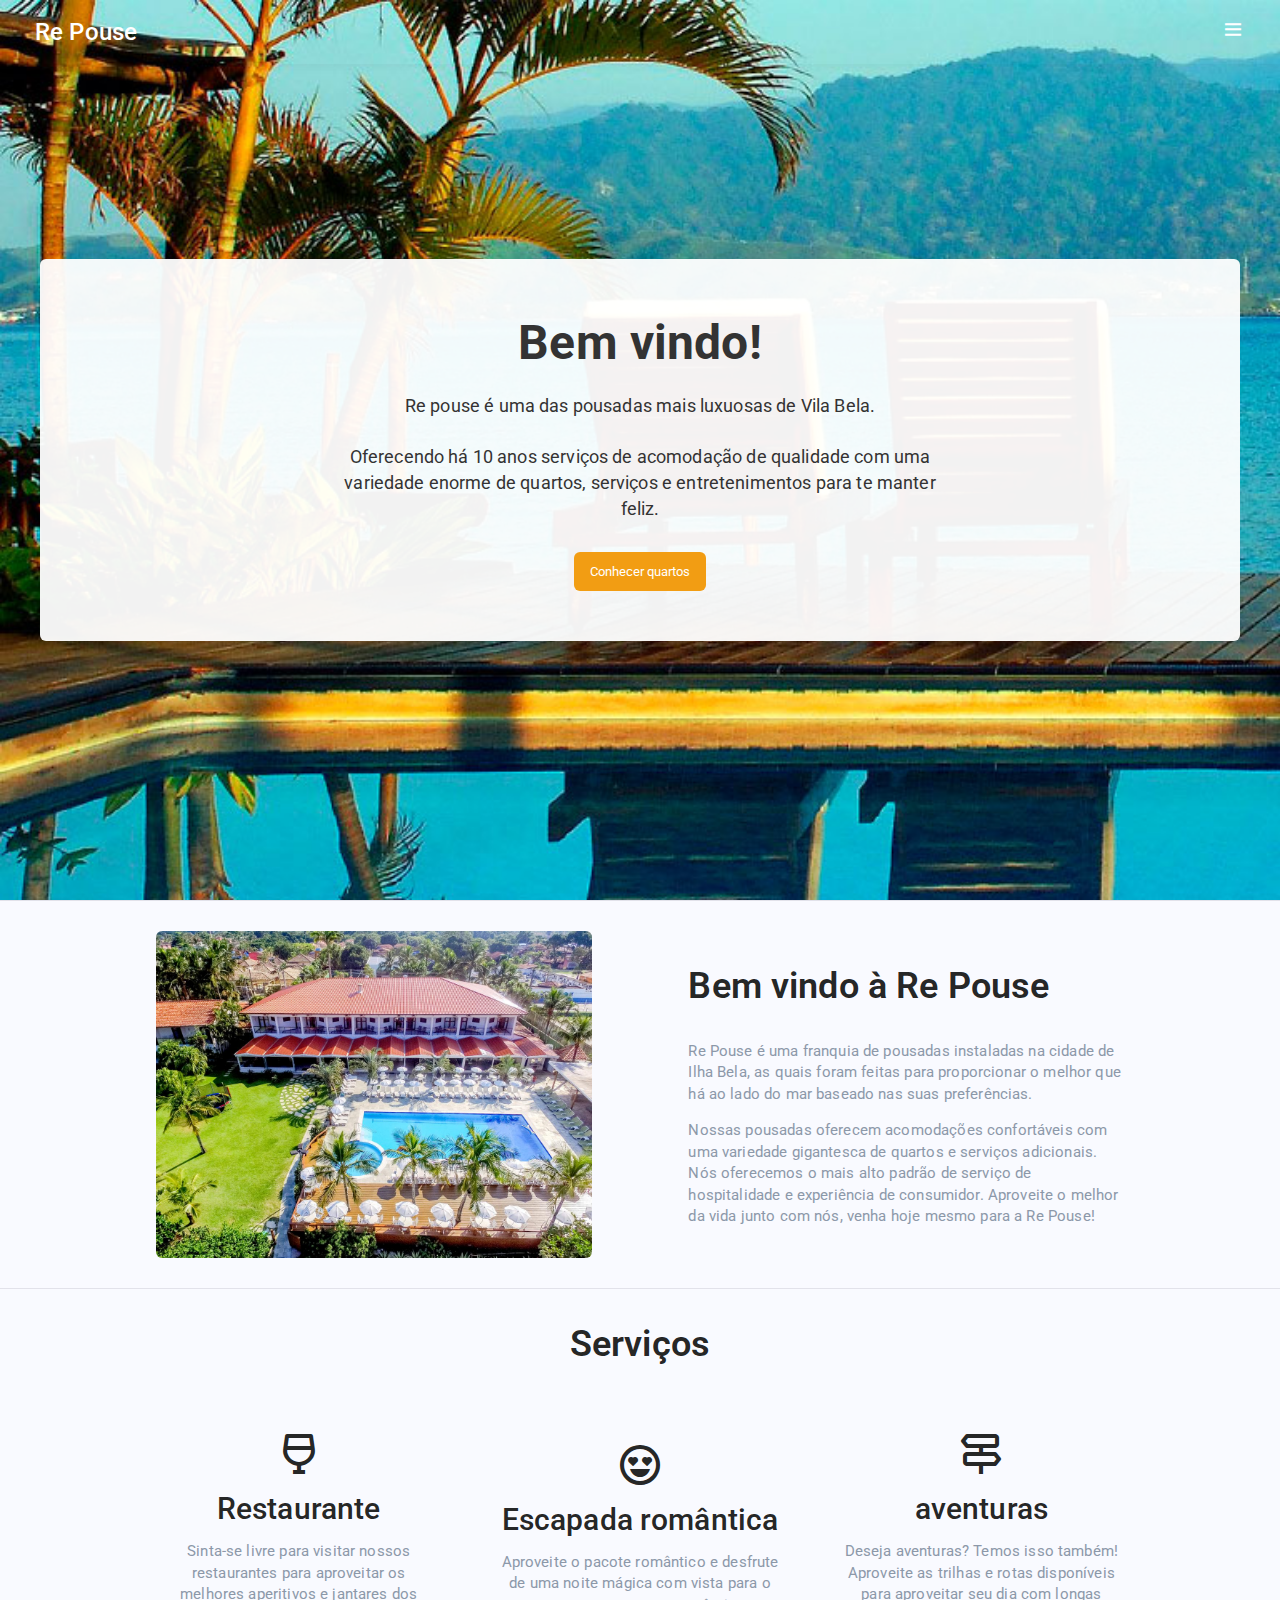
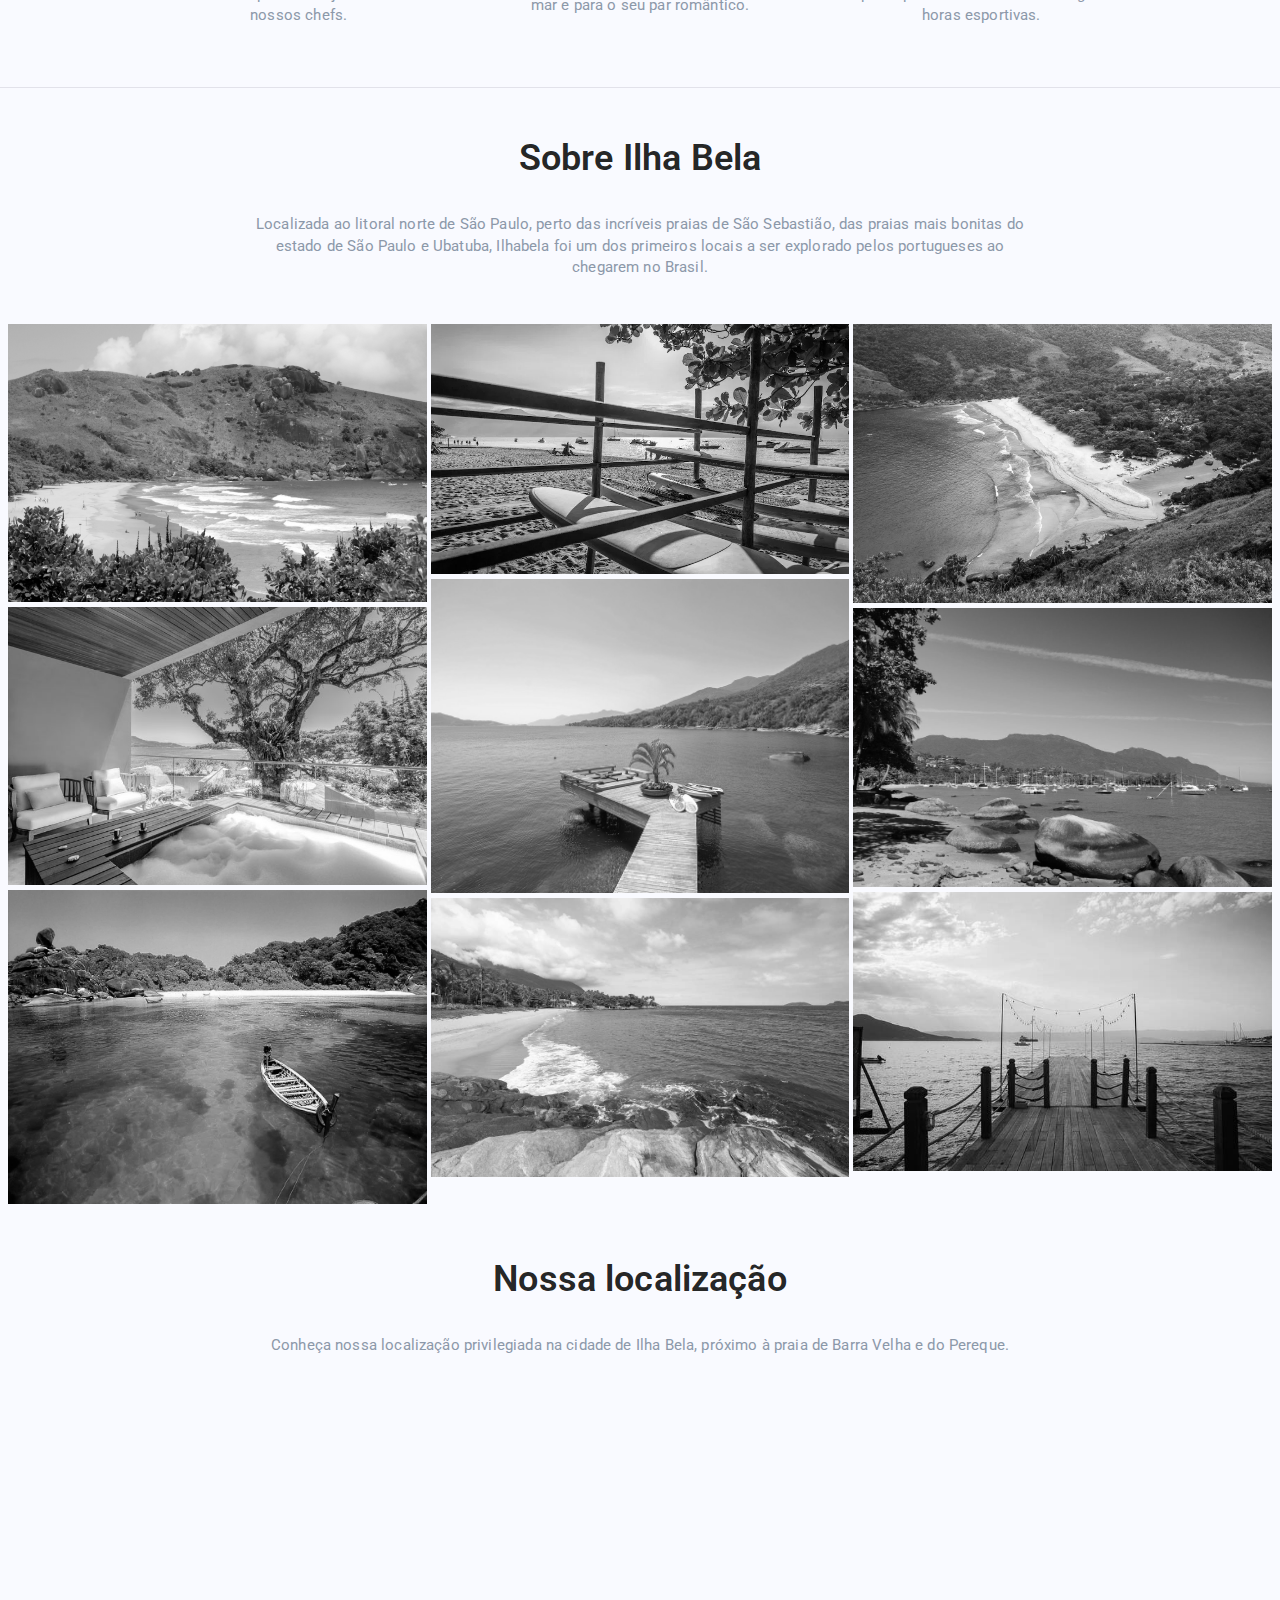
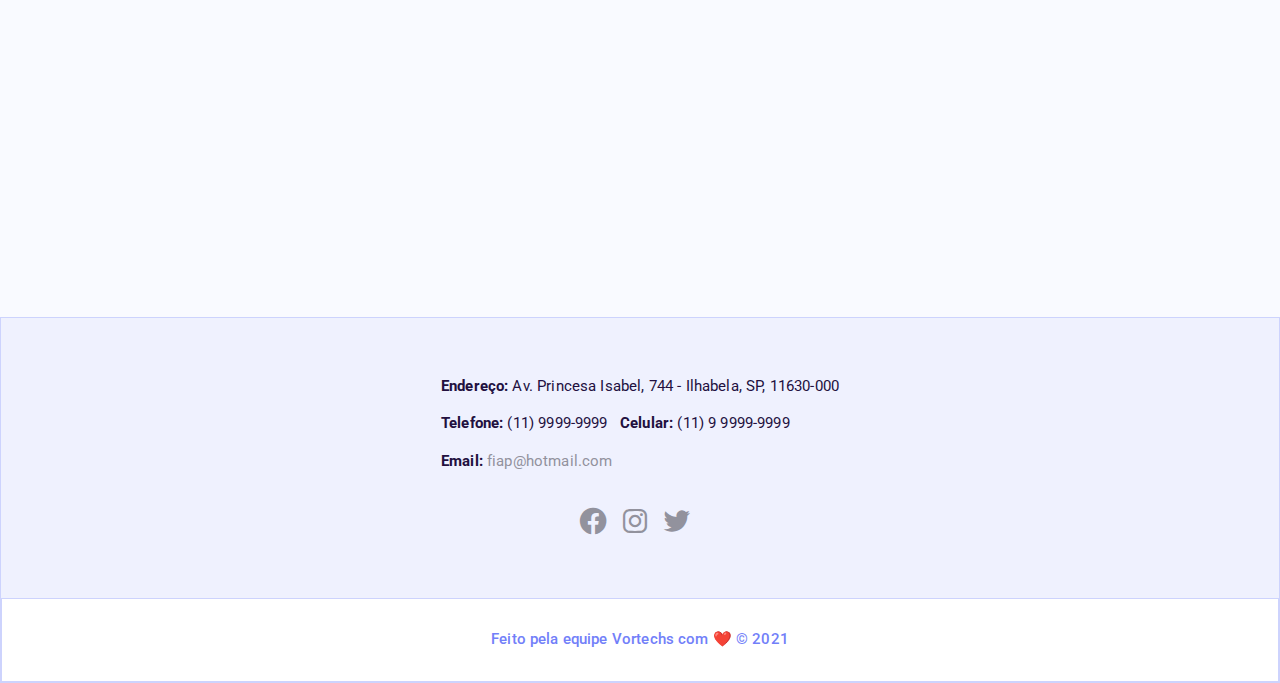
<file: web/checkpoint 2/index.html>
<!DOCTYPE html>
<html lang="pt-br">
  <head>
    <meta charset="utf-8" />
    <meta http-equiv="X-UA-Compatible" content="IE=edge" />
    <link rel="icon" href="img/favicon.ico" type="image/x-icon" />
    <link rel="shortcut icon" href="img/favicon.ico" type="image/x-icon" />
    <meta name="viewport" content="width=device-width, initial-scale=1" />
    <meta name="theme-color" content="#f9faff" />
    <title>Re Pouse</title>
    <link rel="icon" type="imagem/svg" href="./img/icon/bxs-plane-land.svg" />
    <meta name="description" content="Cuidando do seu descanso e relaxamento" />
    <link rel="stylesheet" href="https://fonts.googleapis.com/css?family=Roboto:300,400,500,700&display=swap" />
    <link rel="stylesheet" href="css/global.css" />
    <link rel="stylesheet" href="css/header.css" />
    <link rel="stylesheet" href="css/footer.css" />
    <link rel="stylesheet" href="css/home.css" />
    <link href="https://unpkg.com/boxicons@2.0.7/css/boxicons.min.css" rel="stylesheet"/>
  </head>
  <body>
    <header class="header">
      <div class="header-content">
        <a class="logo" href="/">
          <h3>Re Pouse</h3>
        </a>
        <div class="menu">
          <input type="checkbox" id="menu-toggle" style="display: none;" />
          <label class="botao-toggle" for="menu-toggle">
            <i class='bx bx-menu'></i>
          </label>
          <nav>
            <label class="botao-toggle" for="menu-toggle">
              <i class='bx bx-x'></i>
            </label>
            <ul>
              <li><a href="index.html">Home</a></li>
              <li><a href="quartos.html">Quartos</a></li>
              <li><a href="servicos.html">Serviços</a></li>
              <li><a href="galeria.html">Galeria</a></li>
              <li><a href="contato.html">Contato</a></li>
            </ul>
          </nav>
        </div>
      </div>
    </header>

    <main id="home">
      <section id="initial">
        <div class="container">
          <h1>Bem vindo!</h1>
          <h3>
            Re pouse é uma das pousadas mais luxuosas de Vila Bela.
            <br /><br />
            Oferecendo há 10 anos serviços de acomodação de qualidade com uma variedade enorme de quartos, serviços e entretenimentos para te manter feliz.
          </h3>
          <a href="#descricao"><button class="contained-button">Conhecer quartos</button></a>
        </div>
      </section>
      
      <section id="descricao">
        <div class="container">
          <div class="pousada-imagem">
            <img src="img/description.jpg" alt="fundo-pousada"/>
          </div>
          <div class="pousada-info">
            <h2>Bem vindo à Re Pouse</h2>
            <p>
              Re Pouse é uma franquia de pousadas instaladas na cidade de Ilha Bela, as quais foram feitas para proporcionar o melhor que há ao lado do mar baseado nas suas preferências.
            </p>
            <p>
              Nossas pousadas oferecem acomodações confortáveis com uma variedade gigantesca de quartos e serviços adicionais. Nós oferecemos o mais alto padrão de serviço de hospitalidade e experiência de consumidor. Aproveite o melhor da vida junto com nós, venha hoje mesmo para a Re Pouse!
            </p>
          </div>
        </div>
      </section>

      <section id="servicos">
        <h2 class="titulo">Serviços</h2>
        <div class="container">
          <div class="servico">
            <i class='bx bx-wine'></i>
            <h1>Restaurante</h1>
            <p>
              Sinta-se livre para visitar nossos restaurantes para aproveitar os melhores aperitivos e jantares dos nossos chefs.
            </p>
          </div>
          <div class="servico">
            <i class='bx bx-happy-heart-eyes'></i>
            <h1>Escapada romântica</h1>
            <p>
              Aproveite o pacote romântico e desfrute de uma noite mágica com vista para o mar e para o seu par romântico.
            </p>
          </div>

          <div class="servico">
            <i class='bx bx-directions'></i>
            <h1>aventuras</h1>
            <p>
              Deseja aventuras? Temos isso também! Aproveite as trilhas e rotas disponíveis para aproveitar seu dia com longas horas esportivas.
            </p>
          </div>
        </div>
      </section>

      <section id="galeria">
        <div class="container-info">
          <h2 class="titulo">Sobre Ilha Bela</h2>
          <p>
            Localizada ao litoral norte de São Paulo, perto das incríveis praias de São Sebastião, das praias mais bonitas do estado
            de São Paulo e Ubatuba, Ilhabela foi um dos primeiros locais a ser explorado pelos portugueses ao chegarem no Brasil.
          </p>
        </div>
        <div class="container-galeria">
          <div class="coluna">
            <img src="img/ilhabela1.png" alt="ilhabela1">
            <img src="img/ilhabela2.jpg" alt="ilhabela2">
            <img src="img/ilhabela3.jpg" alt="ilhabela3">
          </div>
          <div class="coluna">
            <img src="img/ilhabela4.png" alt="ilhabela4">
            <img src="img/ilhabela5.png" alt="ilhabela5">
            <img src="img/ilhabela9.jpg" alt="ilhabela6">
          </div>
          <div class="coluna">
            <img src="img/ilhabela7.png" alt="ilhabela7">
            <img src="img/ilhabela8.jpg" alt="ilhabela8">
            <img src="img/ilhabela6.jpg" alt="ilhabela9">
          </div>
        </div>
        <div class="container-localizacao">
          <div class="container-info">
            <h2 class="titulo">Nossa localização</h2>
            <p>Conheça nossa localização privilegiada na cidade de Ilha Bela, próximo à praia de Barra Velha e do Pereque.</p>
          </div>
          <div class="mapouter">
            <div class="gmap_canvas">
              <iframe width="100%" height="500" id="gmap_canvas"
                src="https://maps.google.com/maps?q=Av.%20Princesa%20Isabel,%20744%20-%20Praia%20do%20Perequ%C3%AA,%20Ilhabela%20-%20SP,%2011630-000&t=&z=13&ie=UTF8&iwloc=&output=embed"
                frameborder="0" scrolling="no" marginheight="0" marginwidth="0">
              </iframe>
            </div>
          </div>
        </div>
      </section>
    </main>

    <footer class="footer">
      <div class="footer-content">
        <p>
          <strong>Endereço:</strong> Av. Princesa Isabel, 744 - Ilhabela, SP, 11630-000
        </p>  
        <p>
          <strong>Telefone:</strong> (11) 9999-9999 &nbsp;
          <strong>Celular:</strong> (11) 9 9999-9999
        </p>
        <p>
          <strong>Email:</strong> <a href="mailto:fiap@hotmail.com">fiap@hotmail.com</a>
        </p>
        <nav class="social-container">
          <a href="#"><i class='bx bxl-facebook-circle'></i></a>
          <a href="#">
            <i class='bx bxl-instagram'></i>
          </a>
          <a href="#">
            <i class='bx bxl-twitter'></i>
          </a>
        </nav>
      </div>
      <div class="copyright-container">
        <p>Feito pela equipe Vortechs com ❤️ © 2021</p>
      </div>
    </footer>
  </body>
</html>
</file>
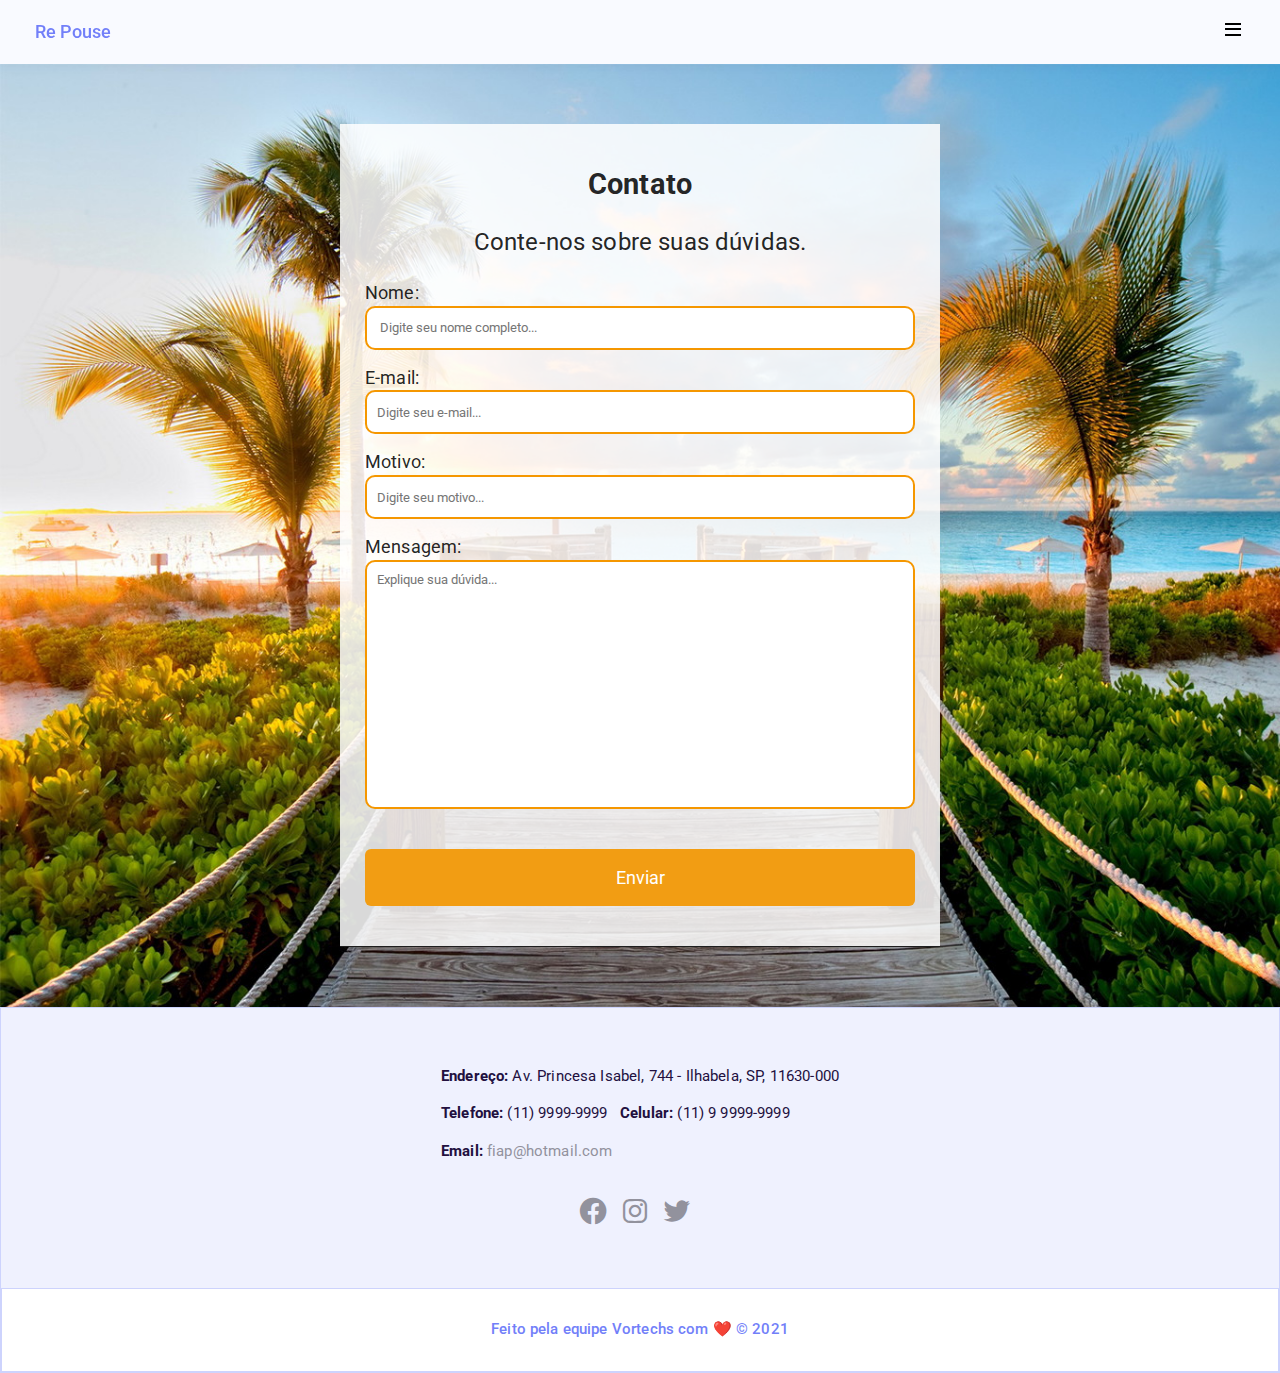
<file: web/checkpoint 2/contato.html>
<!DOCTYPE html>
<html lang="pt-br">

<head>
	<meta charset="utf-8" />
	<meta http-equiv="X-UA-Compatible" content="IE=edge" />
	<link rel="icon" href="img/favicon.ico" type="image/x-icon" />
	<link rel="shortcut icon" href="img/favicon.ico" type="image/x-icon" />
	<meta name="viewport" content="width=device-width, initial-scale=1" />
	<meta name="theme-color" content="#f9faff" />
	<title>Re Pouse</title>
	<link rel="icon" type="imagem/svg" href="./img/icon/bxs-plane-land.svg" />
	<meta name="description" content="Cuidando do seu descanso e relaxamento" />
	<link rel="stylesheet" href="https://fonts.googleapis.com/css?family=Roboto:300,400,500,700&display=swap" />
	<link rel="stylesheet" href="css/global.css" />
	<link rel="stylesheet" href="css/header.css" />
	<link rel="stylesheet" href="css/footer.css" />
	<link rel="stylesheet" href="css/contato.css" />
	<link href="https://unpkg.com/boxicons@2.0.7/css/boxicons.min.css" rel="stylesheet" />
</head>

<body>
	<header class="header">
		<div class="header-content">
			<a class="logo" href="/">
				<h3>Re Pouse</h3>
			</a>
			<div class="menu">
				<input type="checkbox" id="menu-toggle" style="display: none;" />
				<label class="botao-toggle" for="menu-toggle">
					<i class='bx bx-menu'></i>
				</label>
				<nav>
					<label class="botao-toggle" for="menu-toggle">
						<i class='bx bx-x'></i>
					</label>
					<ul>
						<li><a href="index.html">Home</a></li>
						<li><a href="quartos.html">Quartos</a></li>
						<li><a href="servicos.html">Serviços</a></li>
						<li><a href="galeria.html">Galeria</a></li>
						<li><a href="contato.html">Contato</a></li>
					</ul>
				</nav>
			</div>
		</div>
	</header>

	<main id="contato">
		<div class="container-contato">
			<h1 class="titulo">Contato</h1>
			<h2 class="sub-titulo">Conte-nos sobre suas dúvidas.</h2>
			<form class="formulario-contato">
				<label>
					<h3>Nome:</h3>
					<input type="text" placeholder=" Digite seu nome completo..." required>
				</label>
				<label>
					<h3>E-mail:</h3>
					<input type="email" name="email" placeholder="Digite seu e-mail..." required>
				</label>
				<label>
					<h3>Motivo:</h3>
					<input type="text" name="motivo" placeholder="Digite seu motivo..." required>
				</label>
				<label>
					<h3>Mensagem:</h3>
					<textarea name="mensagem" placeholder="Explique sua dúvida..." cols="30" rows="15"
						required style="resize: none;"></textarea>
				</label>
				<button type="submit" class="contained-button">Enviar</button>
			</form>
		</div>
	</main>

	<footer class="footer">
		<div class="footer-content">
			<p>
				<strong>Endereço:</strong> Av. Princesa Isabel, 744 - Ilhabela, SP, 11630-000
			</p>
			<p>
				<strong>Telefone:</strong> (11) 9999-9999 &nbsp;
				<strong>Celular:</strong> (11) 9 9999-9999
			</p>
			<p>
				<strong>Email:</strong> <a href="mailto:fiap@hotmail.com">fiap@hotmail.com</a>
			</p>
			<nav class="social-container">
				<a href="#"><i class='bx bxl-facebook-circle'></i></a>
				<a href="#">
					<i class='bx bxl-instagram'></i>
				</a>
				<a href="#">
					<i class='bx bxl-twitter'></i>
				</a>
			</nav>
		</div>
		<div class="copyright-container">
			<p>Feito pela equipe Vortechs com ❤️ © 2021</p>
		</div>
	</footer>
</body>

</html>
</file>
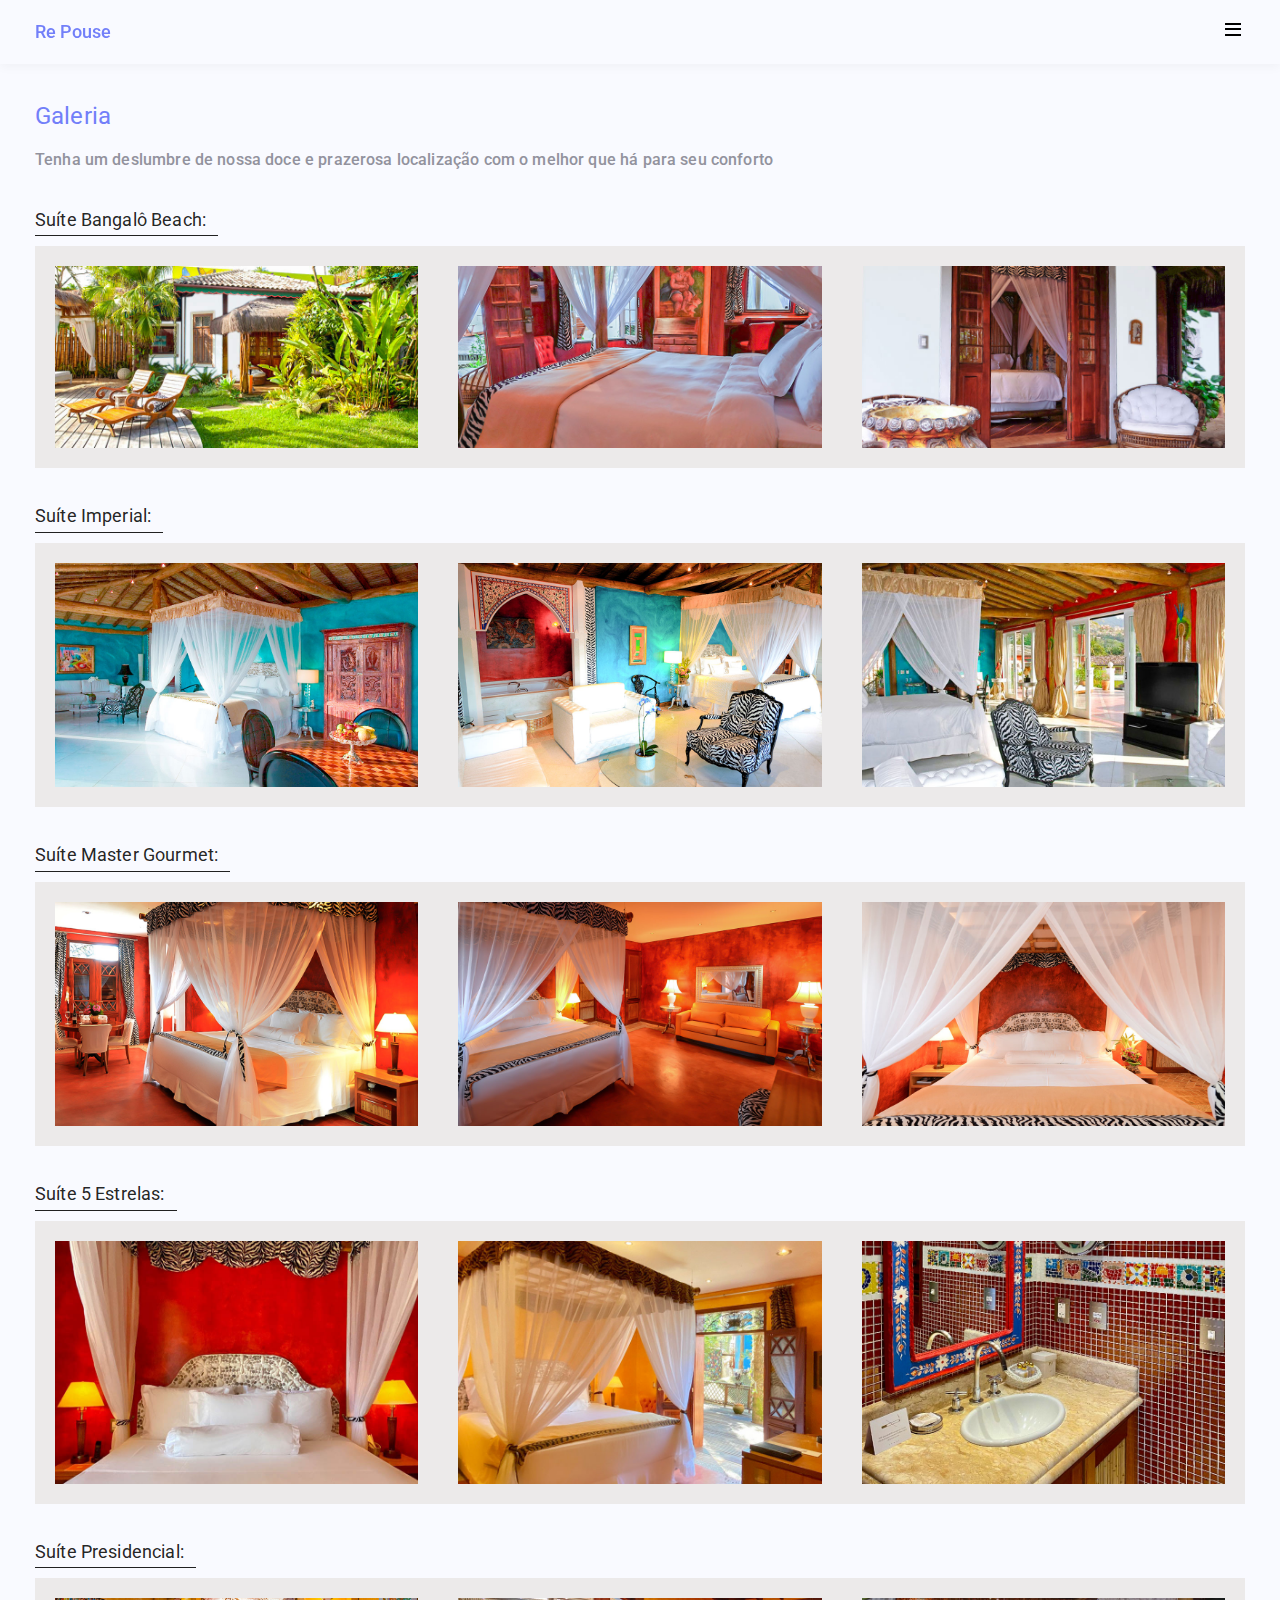
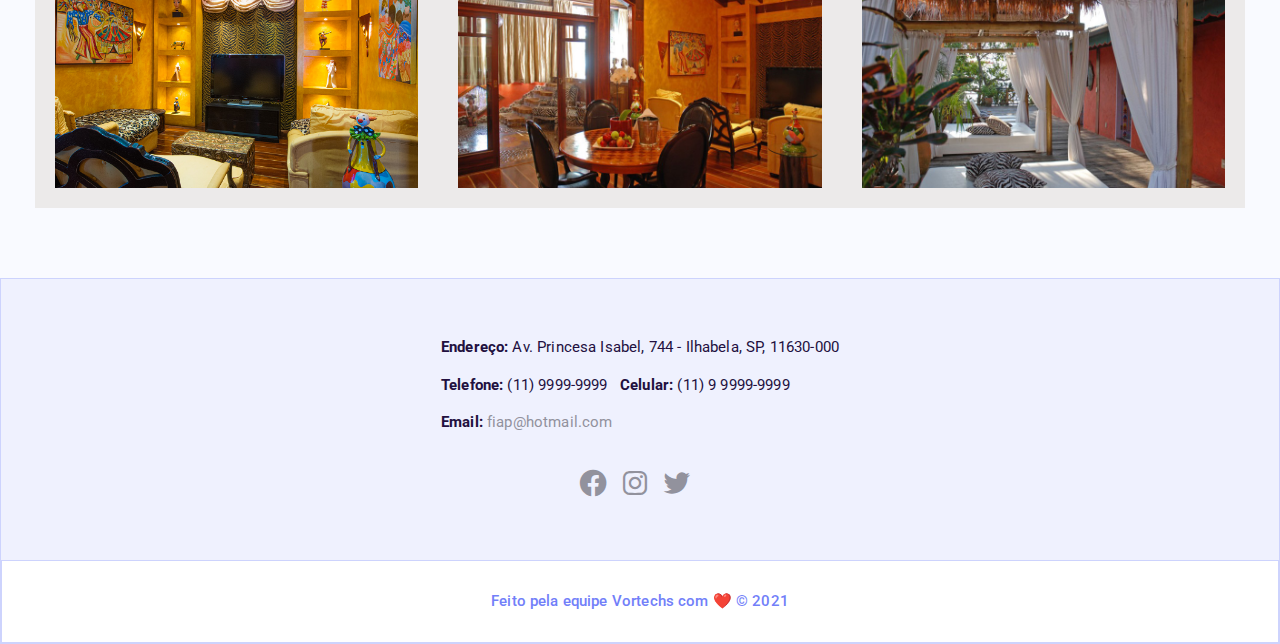
<file: web/checkpoint 2/galeria.html>
<!DOCTYPE html>
<html lang="pt-br">

<head>
    <meta charset="utf-8" />
    <meta http-equiv="X-UA-Compatible" content="IE=edge" />
    <link rel="icon" href="img/favicon.ico" type="image/x-icon" />
    <link rel="shortcut icon" href="img/favicon.ico" type="image/x-icon" />
    <meta name="viewport" content="width=device-width, initial-scale=1" />
    <meta name="theme-color" content="#f9faff" />
    <title>Re Pouse</title>
    <link rel="icon" type="imagem/svg" href="./img/icon/bxs-plane-land.svg" />
    <meta name="description" content="Cuidando do seu descanso e relaxamento" />
    <link rel="stylesheet" href="https://fonts.googleapis.com/css?family=Roboto:300,400,500,700&display=swap" />
    <link rel="stylesheet" href="css/global.css" />
    <link rel="stylesheet" href="css/header.css" />
    <link rel="stylesheet" href="css/footer.css" />
    <link rel="stylesheet" href="css/galeria.css" />
    <link href="https://unpkg.com/boxicons@2.0.7/css/boxicons.min.css" rel="stylesheet" />
</head>

<body>
	<header class="header">
		<div class="header-content">
			<a class="logo" href="/">
				<h3>Re Pouse</h3>
			</a>
			<div class="menu">
				<input type="checkbox" id="menu-toggle" style="display: none;" />
				<label class="botao-toggle" for="menu-toggle">
					<i class='bx bx-menu'></i>
				</label>
				<nav>
					<label class="botao-toggle" for="menu-toggle">
						<i class='bx bx-x'></i>
					</label>
					<ul>
						<li><a href="index.html">Home</a></li>
						<li><a href="quartos.html">Quartos</a></li>
						<li><a href="servicos.html">Serviços</a></li>
						<li><a href="galeria.html">Galeria</a></li>
						<li><a href="contato.html">Contato</a></li>
					</ul>
				</nav>
			</div>
		</div>
	</header>
	
	<main id="galeria">
		<div class="wrapper">
			<div class="titulo">
				<h2>Galeria</h2>
				<p>Tenha um deslumbre de nossa doce e prazerosa localização com o melhor que há para seu conforto</p>
			</div>
			<div class="container-galeria">
				<h3 class="galeria-titulo">Suíte Bangalô Beach:</h3>
				<div class="container-fotos">
					<img src="./img/bangalo1.jpg" alt="bangalo1" class="foto"/>
					<img src="./img/bangalo2.jpg" alt="bangalo2" class="foto"/>
					<img src="./img/bangalo3.jpg" alt="bangalo3" class="foto"/>
				</div>
			</div>
			<div class="container-galeria">
				<h3 class="galeria-titulo">Suíte Imperial:</h3>
				<div class="container-fotos">
					<img src="./img/Imperial1.jpg" alt="imperial1" class="foto"/>
					<img src="./img/Imperial2.jpg" alt="imperial2" class="foto"/>
					<img src="./img/Imperial3.jpg" alt="imperial3" class="foto"/>
				</div>
			</div>
			<div class="container-galeria">
				<h3 class="galeria-titulo">Suíte Master Gourmet:</h3>
				<div class="container-fotos">
					<img src="./img/gourmet1.jpg" alt="gourmet1" class="foto"/>
					<img src="./img/gourmet2.jpg" alt="gourmet2" class="foto"/>
					<img src="./img/gourmet3.jpg" alt="gourmet3" class="foto"/>
				</div>
			</div>
			<div class="container-galeria">
				<h3 class="galeria-titulo">Suíte 5 Estrelas:</h3>
				<div class="container-fotos">
					<img src="./img/estrelas1.jpg" alt="estrelas1" class="foto"/>
					<img src="./img/estrelas2.jpg" alt="estrelas2" class="foto"/>
					<img src="./img/estrelas3.jpg" alt="estrelas3" class="foto"/>
				</div>
			</div>
			<div class="container-galeria">
				<h3 class="galeria-titulo">Suíte Presidencial:</h3>
				<div class="container-fotos">
					<img src="./img/presidencial1.jpg" alt="presidencial1" class="foto"/>
					<img src="./img/presidencial2.jpg" alt="presidencial2" class="foto"/>
					<img src="./img/presidencial3.jpg" alt="presidencial3" class="foto"/>
				</div>
			</div>
		</div>
	</main>
	
	<footer class="footer">
		<div class="footer-content">
			<p>
				<strong>Endereço:</strong> Av. Princesa Isabel, 744 - Ilhabela, SP, 11630-000
			</p>
			<p>
				<strong>Telefone:</strong> (11) 9999-9999 &nbsp;
				<strong>Celular:</strong> (11) 9 9999-9999
			</p>
			<p>
				<strong>Email:</strong> <a href="mailto:fiap@hotmail.com">fiap@hotmail.com</a>
			</p>
			<nav class="social-container">
				<a href="#"><i class='bx bxl-facebook-circle'></i></a>
				<a href="#">
					<i class='bx bxl-instagram'></i>
				</a>
				<a href="#">
					<i class='bx bxl-twitter'></i>
				</a>
			</nav>
		</div>
		<div class="copyright-container">
			<p>Feito pela equipe Vortechs com ❤️ © 2021</p>
		</div>
	</footer>
</body>

</html>
</file>
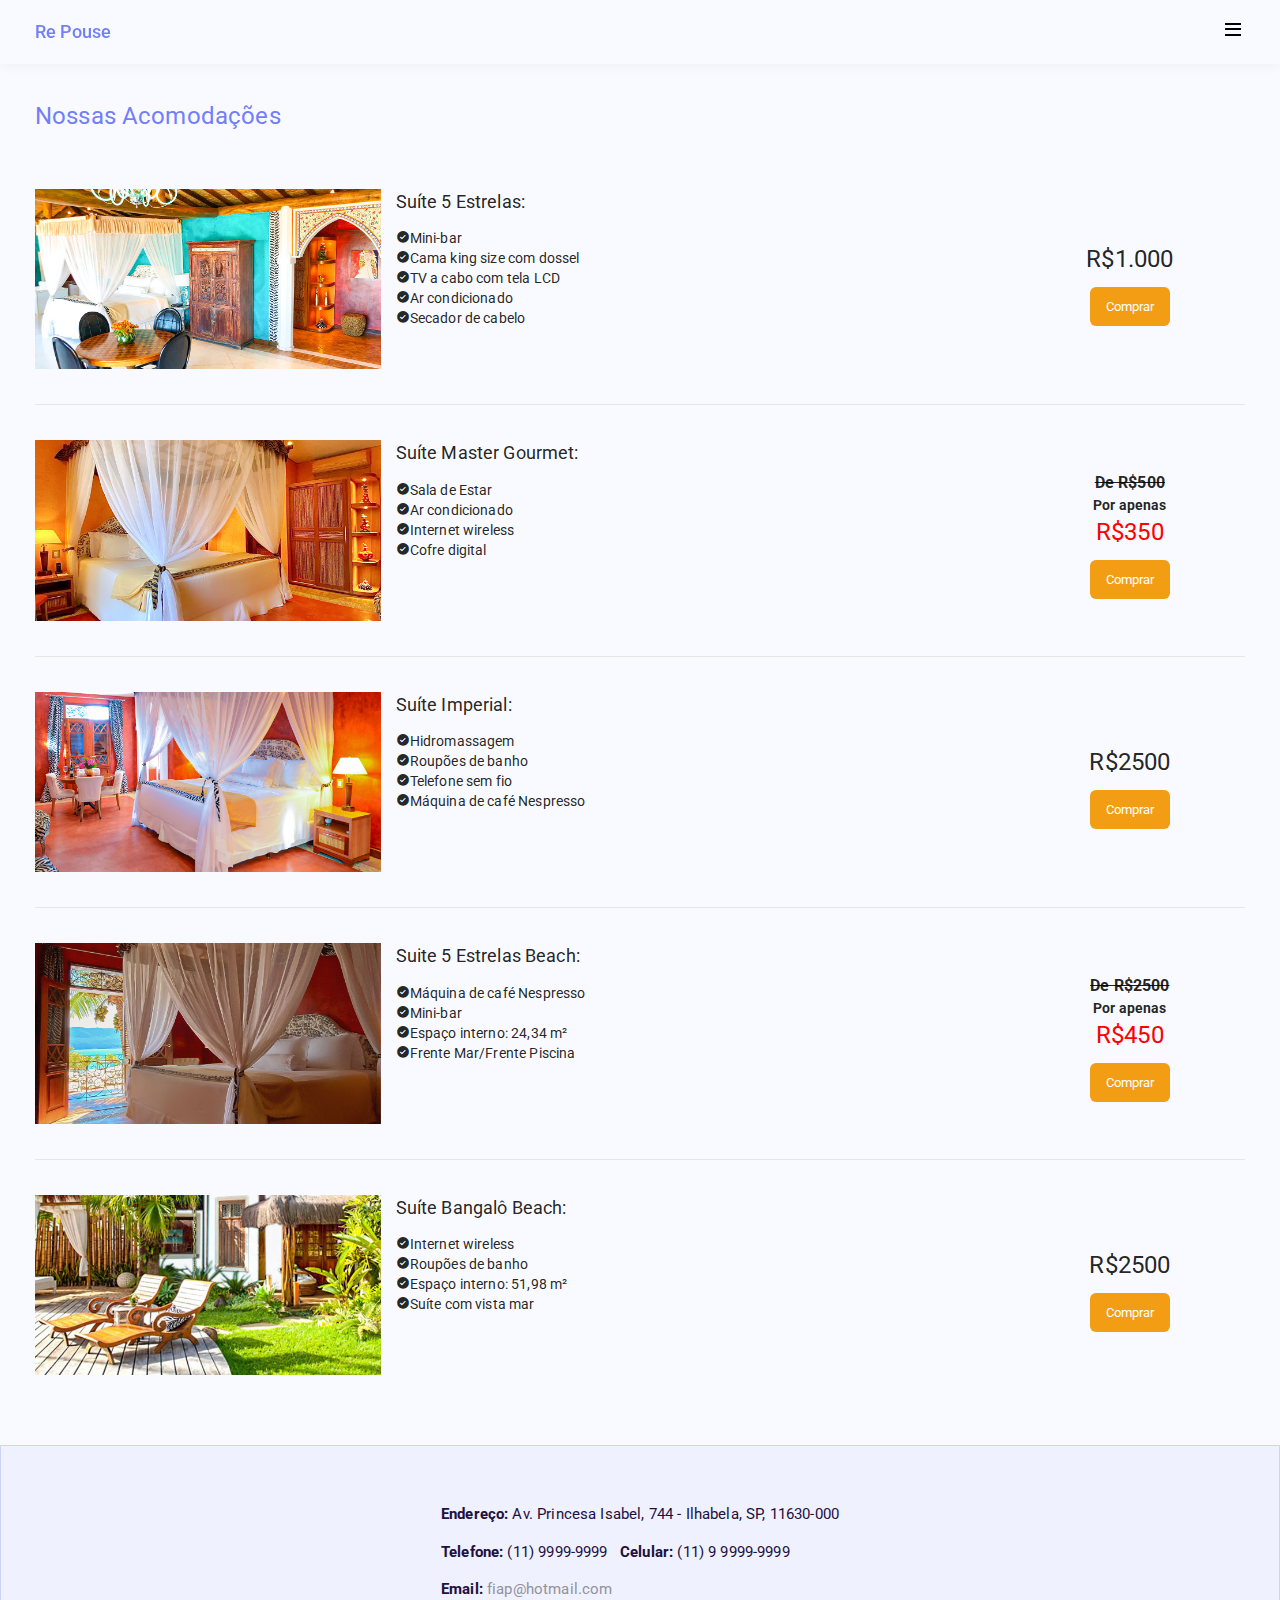
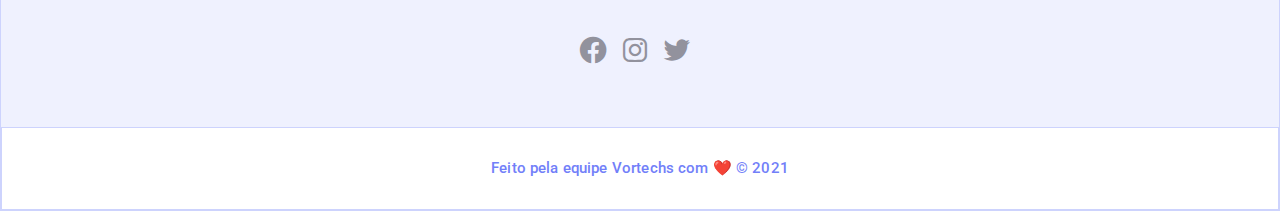
<file: web/checkpoint 2/quartos.html>
<!DOCTYPE html>
<html lang="pt-br">
  <head>
    <meta charset="utf-8" />
    <meta http-equiv="X-UA-Compatible" content="IE=edge" />
    <link rel="icon" href="img/favicon.ico" type="image/x-icon" />
    <link rel="shortcut icon" href="img/favicon.ico" type="image/x-icon" />
    <meta name="viewport" content="width=device-width, initial-scale=1" />
    <meta name="theme-color" content="#f9faff" />
    <title>Re Pouse</title>
    <link rel="icon" type="imagem/svg" href="./img/icon/bxs-plane-land.svg" />
    <meta name="description" content="Cuidando do seu descanso e relaxamento" />
    <link rel="stylesheet" href="https://fonts.googleapis.com/css?family=Roboto:300,400,500,700&display=swap" />
    <link rel="stylesheet" href="css/global.css" />
    <link rel="stylesheet" href="css/header.css" />
    <link rel="stylesheet" href="css/footer.css" />
    <link rel="stylesheet" href="css/quartos.css" />
    <link href="https://unpkg.com/boxicons@2.0.7/css/boxicons.min.css" rel="stylesheet"/>
  </head>
  <body>
    <header class="header">
      <div class="header-content">
        <a class="logo" href="/">
          <h3>Re Pouse</h3>
        </a>
        <div class="menu">
          <input type="checkbox" id="menu-toggle" style="display: none;" />
          <label class="botao-toggle" for="menu-toggle">
            <i class='bx bx-menu'></i>
          </label>
          <nav>
            <label class="botao-toggle" for="menu-toggle">
              <i class='bx bx-x'></i>
            </label>
            <ul>
              <li><a href="index.html">Home</a></li>
              <li><a href="quartos.html">Quartos</a></li>
              <li><a href="servicos.html">Serviços</a></li>
              <li><a href="galeria.html">Galeria</a></li>
              <li><a href="contato.html">Contato</a></li>
            </ul>
          </nav>
        </div>
      </div>
    </header>
          
    <main id="quartos">
      <div class="wrapper">
        <div class="titulo">
          <h2>Nossas Acomodações</h2>
        </div>
        <div class="container-quarto">
          <img src="img/quarto.jpg" class="quarto-image">
          <div class="quarto-info">
            <h3>Suíte 5 Estrelas:</h3>
            <ul>
              <li><i class='bx bxs-check-circle'></i>Mini-bar</li>
              <li><i class='bx bxs-check-circle'></i>Cama king size com dossel</li>
              <li><i class='bx bxs-check-circle'></i>TV a cabo com tela LCD</li>
              <li><i class='bx bxs-check-circle'></i>Ar condicionado</li>
              <li><i class='bx bxs-check-circle'></i>Secador de cabelo</li>
            </ul>
          </div>
          <div class="quarto-preco">
              <h2>R$1.000</h2>
              <button class="contained-button">Comprar</button>
          </div>
        </div>

        <div class="container-quarto">
          <img src="img/quarto2.jpg" class="quarto-image"/>
          <div class="quarto-info">
            <h3>Suíte Master Gourmet:</h3>
            <ul>
              <li><i class='bx bxs-check-circle'></i>Sala de Estar</li>
              <li><i class='bx bxs-check-circle'></i>Ar condicionado</li>
              <li><i class='bx bxs-check-circle'></i>Internet wireless</li>
              <li><i class='bx bxs-check-circle'></i>Cofre digital</li>
            </ul>
          </div>
          <div class="quarto-preco">
            <h4 class="promo">De R$500</h4>
            <span>Por apenas</span>
            <h2 class="novo-valor">R$350</h2>
            <button class="contained-button">Comprar</button>
          </div>
        </div>

        <div class="container-quarto">
          <img src="img/quarto3.jpg" class="quarto-image">
          <div class="quarto-info">
            <h3>Suíte Imperial:</h3>
            <ul>
              <li><i class='bx bxs-check-circle'></i>Hidromassagem</li>
              <li><i class='bx bxs-check-circle'></i>Roupões de banho</li>
              <li><i class='bx bxs-check-circle'></i>Telefone sem fio</li>
              <li><i class='bx bxs-check-circle'></i>Máquina de café Nespresso</li>
            </ul>
          </div>
          <div class="quarto-preco">
            <h2>R$2500</h2>
            <button class="contained-button">Comprar</button>
          </div>
        </div>

        <div class="container-quarto">
          <img src="img/quarto4.jpg" class="quarto-image"/>
          <div class="quarto-info"> 
            <h3>Suite 5 Estrelas Beach:</h3>
            <ul>
              <li><i class='bx bxs-check-circle'></i>Máquina de café Nespresso</li>
              <li><i class='bx bxs-check-circle'></i>Mini-bar</li>
              <li><i class='bx bxs-check-circle'></i>Espaço interno: 24,34 m²</li>
              <li><i class='bx bxs-check-circle'></i>Frente Mar/Frente Piscina</li>
            </ul>
          </div>
          <div class="quarto-preco">
            <h4 class="promo">De R$2500</h4>
            <span>Por apenas</span>
            <h2 class="novo-valor">R$450</h2>
            <button class="contained-button">Comprar</button>
          </div>
        </div>

        <div class="container-quarto">
          <img src="img/quarto5.jpg" class="quarto-image"/>
          <div class="quarto-info">
            <h3>Suíte Bangalô Beach:</h3>
            <ul>
              <li><i class='bx bxs-check-circle'></i>Internet wireless</li>
              <li><i class='bx bxs-check-circle'></i>Roupões de banho</li>
              <li><i class='bx bxs-check-circle'></i>Espaço interno: 51,98 m²</li>
              <li><i class='bx bxs-check-circle'></i>Suíte com vista mar</li>
            </ul>
          </div>
          <div class="quarto-preco">
            <h2>R$2500</h2>
            <button class="contained-button">Comprar</button>
          </div>
        </div>
      </div>
    </main>

    <footer class="footer">
      <div class="footer-content">
        <p>
          <strong>Endereço:</strong> Av. Princesa Isabel, 744 - Ilhabela, SP, 11630-000
        </p>
        <p>
          <strong>Telefone:</strong> (11) 9999-9999 &nbsp;
          <strong>Celular:</strong> (11) 9 9999-9999
        </p>
        <p>
          <strong>Email:</strong> <a href="mailto:fiap@hotmail.com">fiap@hotmail.com</a>
        </p>
        <nav class="social-container">
          <a href="#"><i class='bx bxl-facebook-circle'></i></a>
          <a href="#">
            <i class='bx bxl-instagram'></i>
          </a>
          <a href="#">
            <i class='bx bxl-twitter'></i>
          </a>
        </nav>
      </div>
      <div class="copyright-container">
        <p>Feito pela equipe Vortechs com ❤️ © 2021</p>
      </div>
    </footer>
  </body>
</html>
</file>
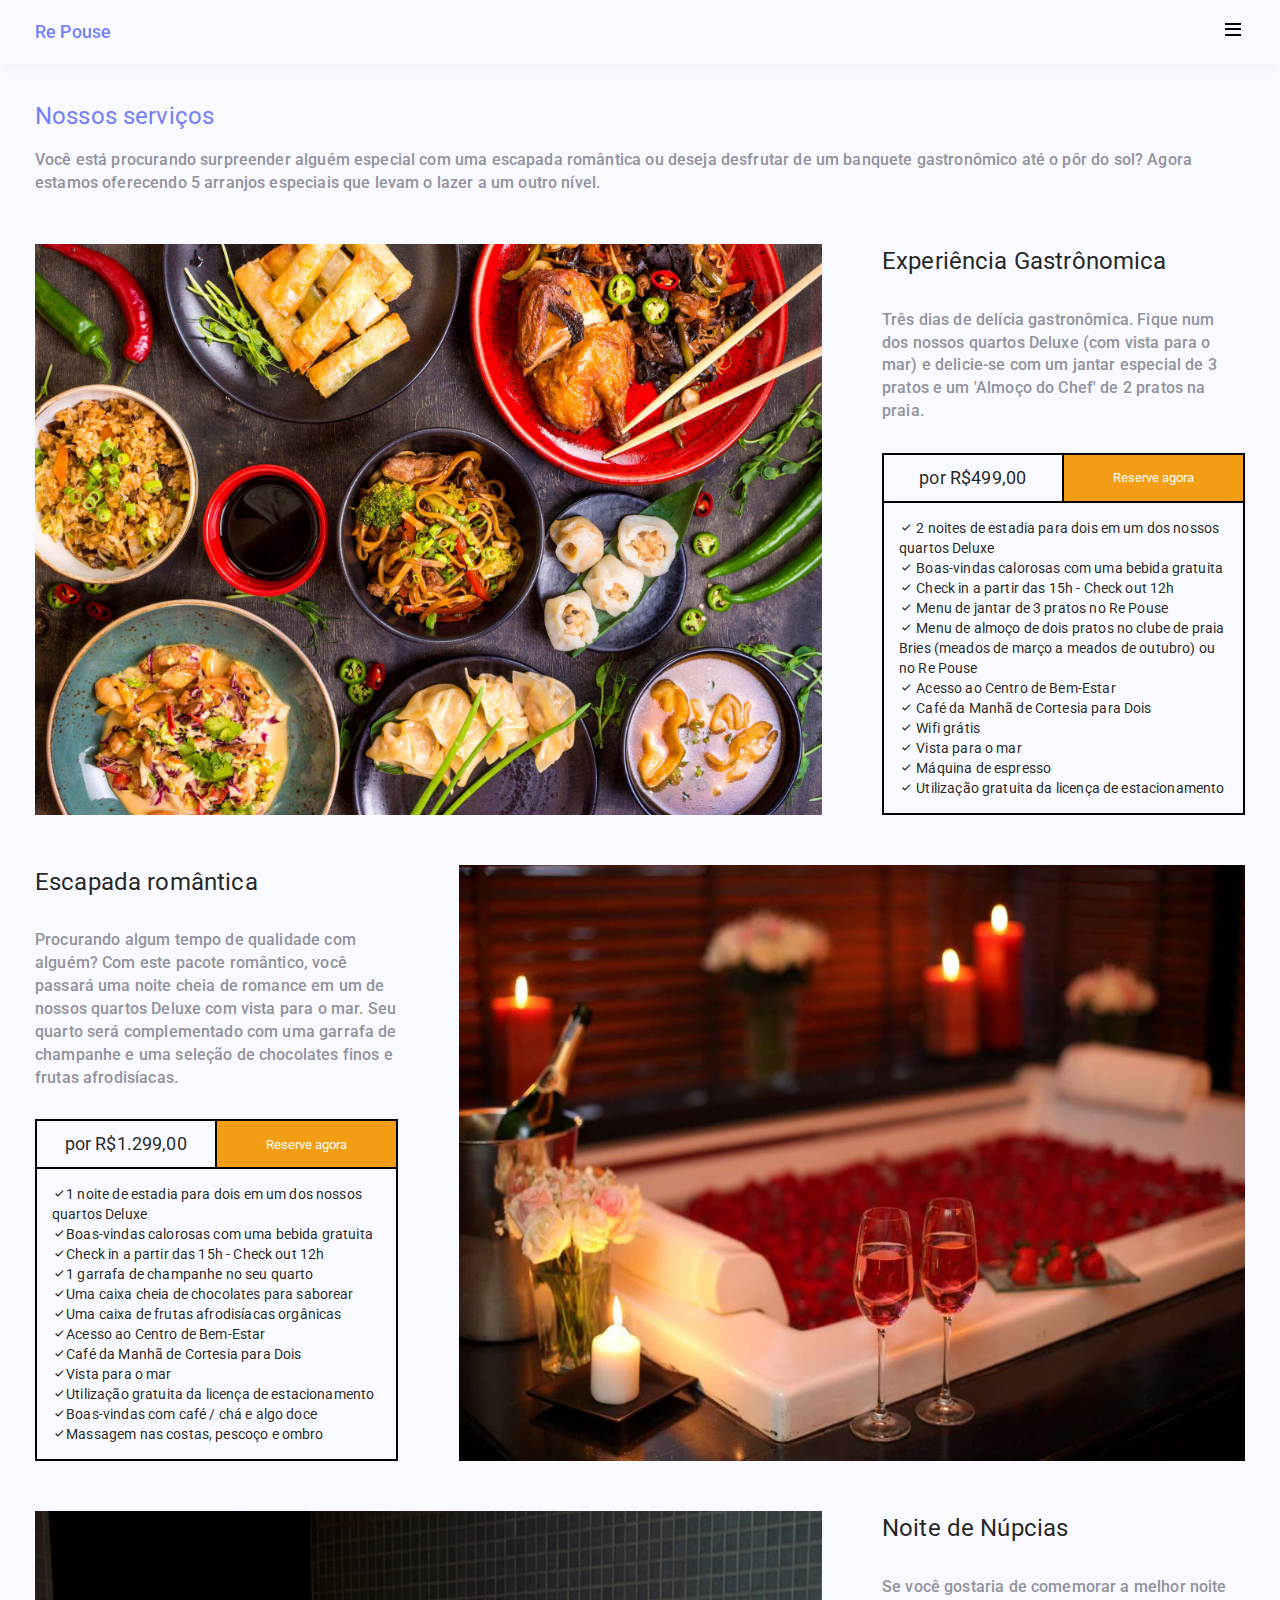
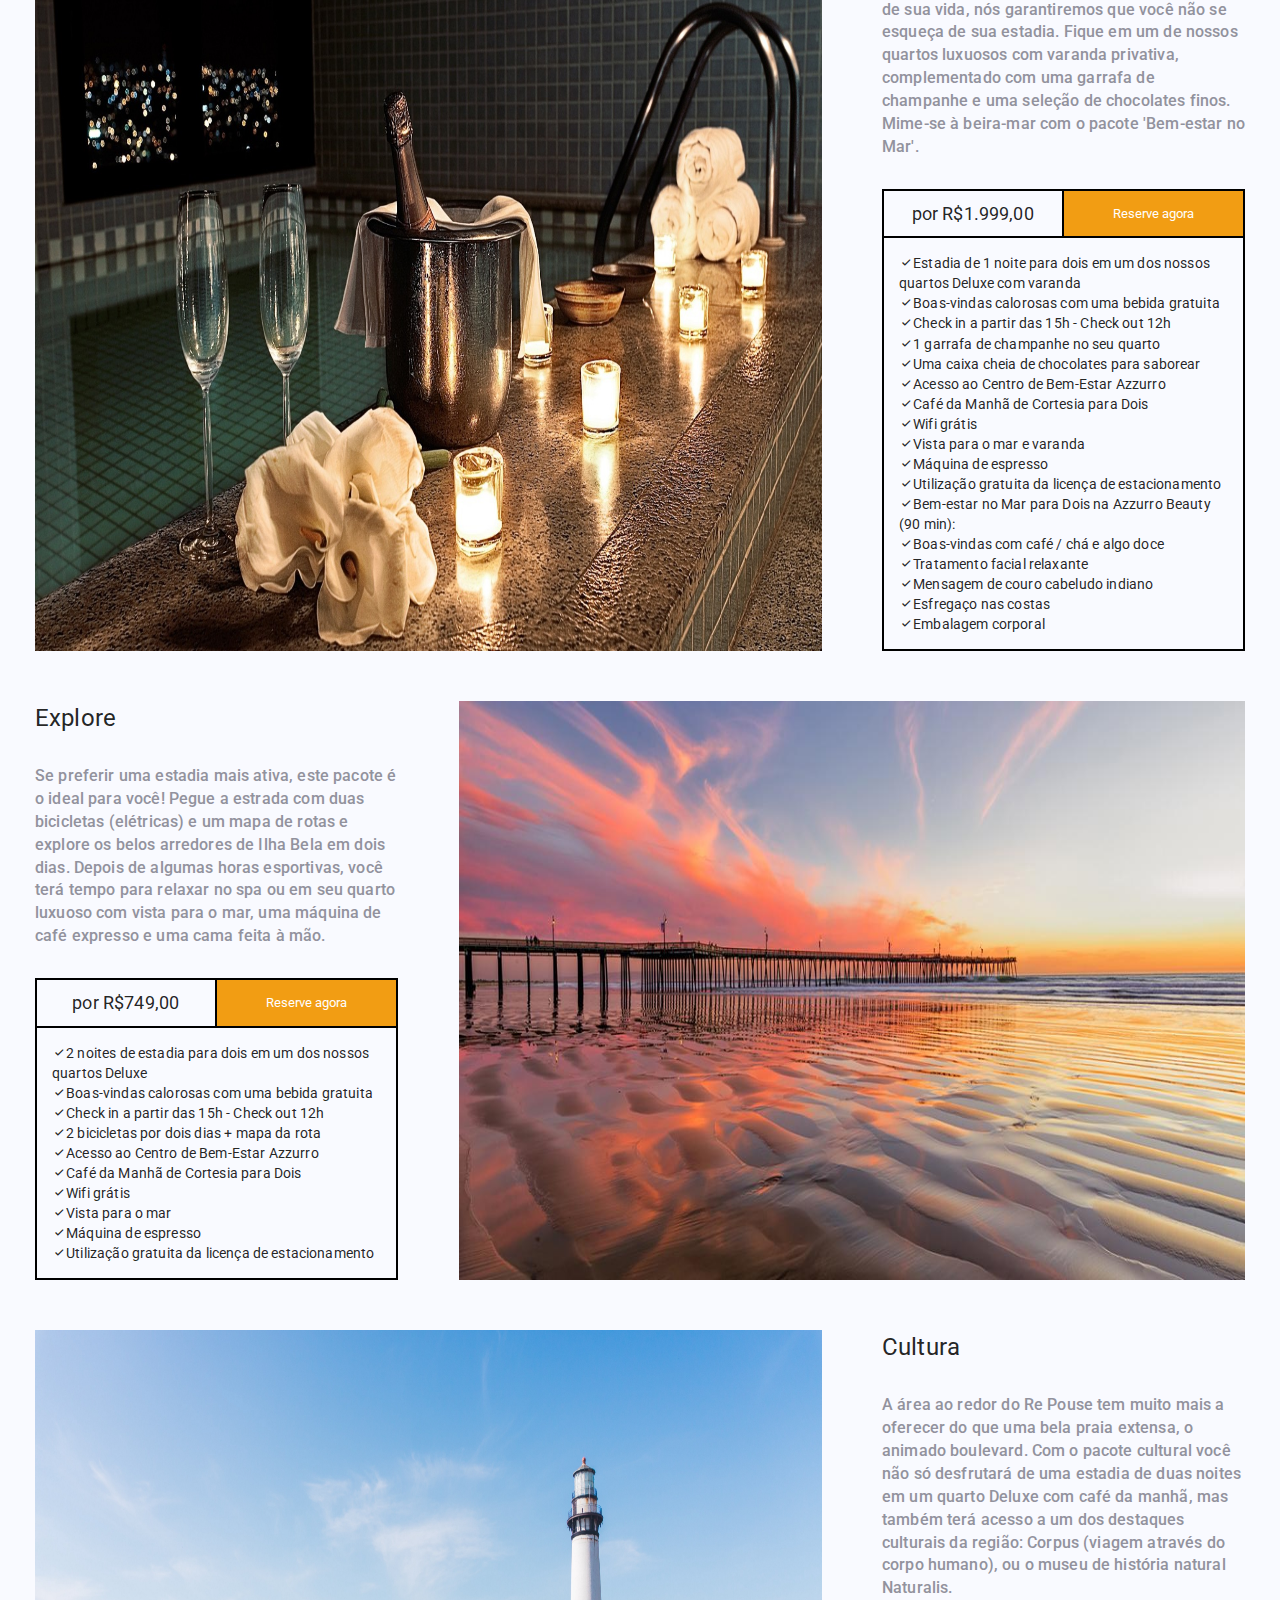
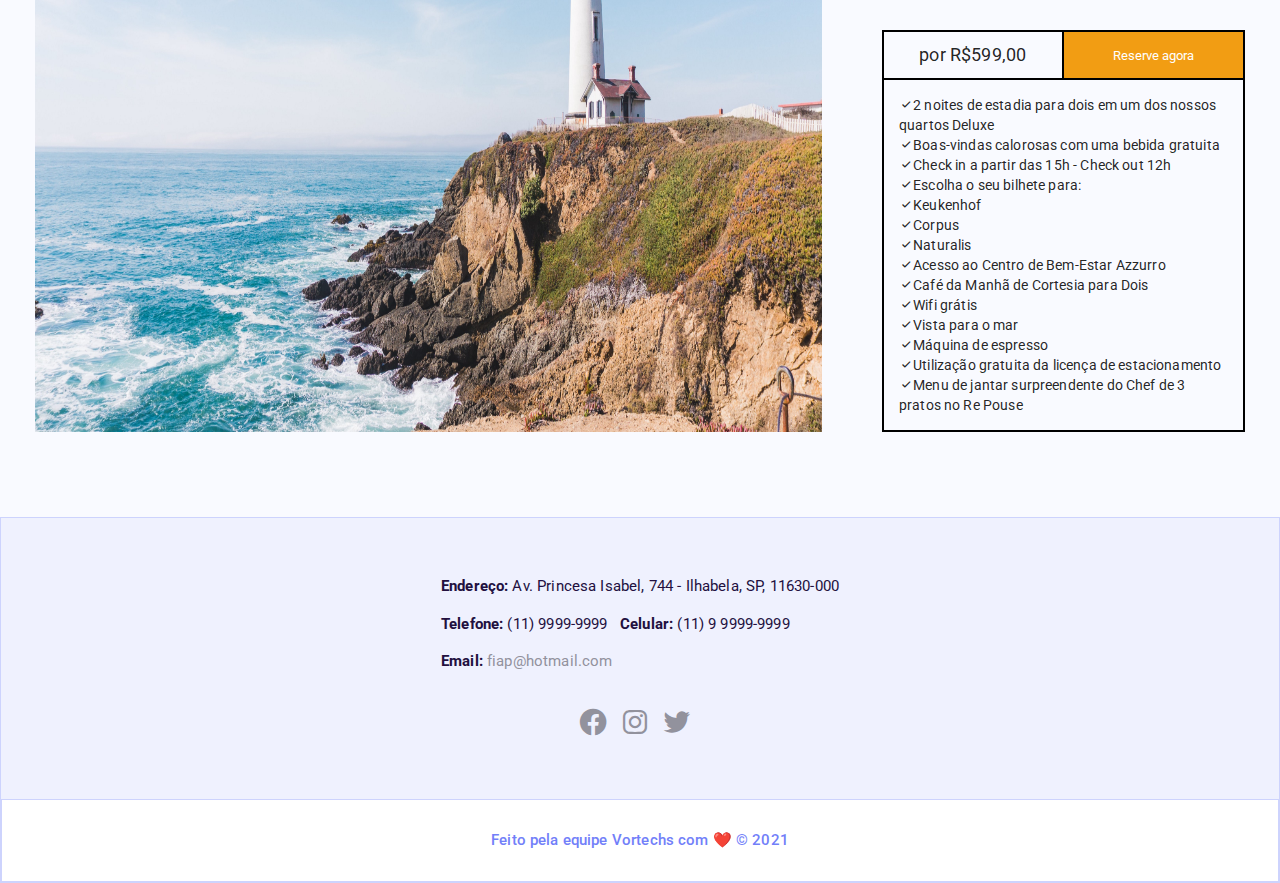
<file: web/checkpoint 2/servicos.html>
<!DOCTYPE html>
<html lang="pt-br">
  <head>
    <meta charset="utf-8" />
    <meta http-equiv="X-UA-Compatible" content="IE=edge" />
    <link rel="icon" href="img/favicon.ico" type="image/x-icon" />
    <link rel="shortcut icon" href="img/favicon.ico" type="image/x-icon" />
    <meta name="viewport" content="width=device-width, initial-scale=1" />
    <meta name="theme-color" content="#f9faff" />
    <title>Re Pouse</title>
    <link rel="icon" type="imagem/svg" href="./img/icon/bxs-plane-land.svg" />
    <meta name="description" content="Cuidando do seu descanso e relaxamento" />
    <link rel="stylesheet" href="https://fonts.googleapis.com/css?family=Roboto:300,400,500,700&display=swap" />
    <link rel="stylesheet" href="css/global.css" />
    <link rel="stylesheet" href="css/header.css" />
    <link rel="stylesheet" href="css/footer.css" />
    <link rel="stylesheet" href="css/servicos.css" />
    <link href="https://unpkg.com/boxicons@2.0.7/css/boxicons.min.css" rel="stylesheet"/>
  </head>
  <body>
    <header class="header">
      <div class="header-content">
        <a class="logo" href="/">
          <h3>Re Pouse</h3>
        </a>
        <div class="menu">
          <input type="checkbox" id="menu-toggle" style="display: none;" />
          <label class="botao-toggle" for="menu-toggle">
            <i class='bx bx-menu'></i>
          </label>
          <nav>
            <label class="botao-toggle" for="menu-toggle">
              <i class='bx bx-x'></i>
            </label>
            <ul>
              <li><a href="index.html">Home</a></li>
              <li><a href="quartos.html">Quartos</a></li>
              <li><a href="servicos.html">Serviços</a></li>
              <li><a href="galeria.html">Galeria</a></li>
              <li><a href="contato.html">Contato</a></li>
            </ul>
          </nav>
        </div>
      </div>
    </header>

    <main id="servicos">
      <div class="wrapper">
        <div class="titulo">
          <h2>Nossos serviços</h2>
          <p>
            Você está procurando surpreender alguém especial com uma escapada romântica ou deseja desfrutar de um banquete gastronômico 
            até o pôr do sol? Agora estamos oferecendo 5 arranjos especiais que levam o lazer a um outro nível.
          </p>
        </div>
        
        <div class="servico-info">
          <div class="container-img">
            <img src="img/culinaria.jpg" alt="imagem culinaria"/>
          </div>
            <div class="servico">
              <h2>Experiência Gastrônomica</h2>
              <p class="descricao">
                Três dias de delícia gastronômica. Fique num dos nossos quartos Deluxe (com vista para o mar) e delicie-se com um jantar especial de 3 pratos e um 'Almoço do Chef' de 2 pratos na praia.
              </p>
              <div class="container-detalhes">
                <div class="container-preco">
                  <h3>por R$499,00</h3>
                  <button class="contained-button">Reserve agora</button>
                </div>
                <ul class="lista">
                    <li><i class='bx bx-check'></i>&nbsp;2 noites de estadia para dois em um dos nossos quartos Deluxe</li>
                    <li><i class='bx bx-check'></i>&nbsp;Boas-vindas calorosas com uma bebida gratuita</li>
                    <li><i class='bx bx-check'></i>&nbsp;Check in a partir das 15h - Check out 12h</li>
                    <li><i class='bx bx-check'></i>&nbsp;Menu de jantar de 3 pratos no Re Pouse</li>
                    <li><i class='bx bx-check'></i>&nbsp;Menu de almoço de dois pratos no clube de praia Bries (meados de março a meados de outubro) ou no Re Pouse</li>
                    <li><i class='bx bx-check'></i>&nbsp;Acesso ao Centro de Bem-Estar</li>
                    <li><i class='bx bx-check'></i>&nbsp;Café da Manhã de Cortesia para Dois</li>
                    <li><i class='bx bx-check'></i>&nbsp;Wifi grátis</li>
                    <li><i class='bx bx-check'></i>&nbsp;Vista para o mar</li>
                    <li><i class='bx bx-check'></i>&nbsp;Máquina de espresso</li>
                    <li><i class='bx bx-check'></i>&nbsp;Utilização gratuita da licença de estacionamento</li>
                </ul>
              </div>
            </div>
        </div>

        <div class="servico-info">
            <div class="servico">
              <h2>Escapada romântica</h2>
              <p class="descricao">
                Procurando algum tempo de qualidade com alguém? Com este pacote romântico, você passará uma noite cheia de romance em um de nossos quartos Deluxe com vista para o mar. Seu quarto será complementado com uma garrafa de champanhe e uma seleção de chocolates finos e frutas afrodisíacas.
              </p>
              <div class="container-detalhes">
                <div class="container-preco">
                  <h3>por R$1.299,00</h3>
                  <button class="contained-button">Reserve agora</button>
                </div>
                <ul class="lista">
                  <li><i class="bx bx-check"></i>1 noite de estadia para dois em um dos nossos quartos Deluxe</li>
                  <li><i class="bx bx-check"></i>Boas-vindas calorosas com uma bebida gratuita</li>
                  <li><i class="bx bx-check"></i>Check in a partir das 15h - Check out 12h</li>
                  <li><i class="bx bx-check"></i>1 garrafa de champanhe no seu quarto</li>
                  <li><i class="bx bx-check"></i>Uma caixa cheia de chocolates para saborear</li>
                  <li><i class="bx bx-check"></i>Uma caixa de frutas afrodisíacas orgânicas</li>
                  <li><i class="bx bx-check"></i>Acesso ao Centro de Bem-Estar</li>
                  <li><i class="bx bx-check"></i>Café da Manhã de Cortesia para Dois</li>
                  <li><i class="bx bx-check"></i>Vista para o mar</li>
                  <li><i class="bx bx-check"></i>Utilização gratuita da licença de estacionamento</li>
                  <li><i class="bx bx-check"></i>Boas-vindas com café / chá e algo doce</li>
                  <li><i class="bx bx-check"></i>Massagem nas costas, pescoço e ombro</li>
                </ul>
              </div>
            </div>
            <div class="container-img">
              <img src="img/escapada-romantica.jpg" alt="imagem culinaria"/>
            </div>
        </div>

        <div class="servico-info">
          <div class="container-img">
            <img src="img/noite-de-nupcias.jpg" alt="imagem culinaria"/>
          </div>
          <div class="servico">
            <h2>Noite de Núpcias</h2>
            <p class="descricao">
              Se você gostaria de comemorar a melhor noite de sua vida, 
              nós garantiremos que você não se esqueça de sua estadia. Fique em um de nossos quartos luxuosos com varanda privativa, 
              complementado com uma garrafa de champanhe e uma seleção de chocolates finos. Mime-se à beira-mar com o pacote 'Bem-estar no Mar'.
            </p>
            <div class="container-detalhes">
              <div class="container-preco">
                <h3>por R$1.999,00</h3>
                <button class="contained-button">Reserve agora</button>
              </div>
              <ul class="lista">
                <li><i class="bx bx-check"></i>Estadia de 1 noite para dois em um dos nossos quartos Deluxe com varanda</li>
                <li><i class="bx bx-check"></i>Boas-vindas calorosas com uma bebida gratuita</li>
                <li><i class="bx bx-check"></i>Check in a partir das 15h - Check out 12h</li>
                <li><i class="bx bx-check"></i>1 garrafa de champanhe no seu quarto</li>
                <li><i class="bx bx-check"></i>Uma caixa cheia de chocolates para saborear</li>
                <li><i class="bx bx-check"></i>Acesso ao Centro de Bem-Estar Azzurro</li>
                <li><i class="bx bx-check"></i>Café da Manhã de Cortesia para Dois</li>
                <li><i class="bx bx-check"></i>Wifi grátis</li>
                <li><i class="bx bx-check"></i>Vista para o mar e varanda</li>
                <li><i class="bx bx-check"></i>Máquina de espresso</li>
                <li><i class="bx bx-check"></i>Utilização gratuita da licença de estacionamento</li>
                <li><i class="bx bx-check"></i>Bem-estar no Mar para Dois na Azzurro Beauty (90 min):</li>
                <li><i class="bx bx-check"></i>Boas-vindas com café / chá e algo doce</li>
                <li><i class="bx bx-check"></i>Tratamento facial relaxante</li>
                <li><i class="bx bx-check"></i>Mensagem de couro cabeludo indiano</li>
                <li><i class="bx bx-check"></i>Esfregaço nas costas</li>
                <li><i class="bx bx-check"></i>Embalagem corporal</li>
              </ul>
            </div>
          </div>
        </div>

        <div class="servico-info">
          <div class="servico">
            <h2>Explore</h2>
            <p class="descricao">
              Se preferir uma estadia mais ativa, este pacote é o ideal para você! Pegue a estrada com duas bicicletas (elétricas) e um mapa de rotas e explore os belos arredores de Ilha Bela em dois dias. Depois de algumas horas esportivas, você terá tempo para relaxar no spa ou em seu quarto luxuoso com vista para o mar, uma máquina de café expresso e uma cama feita à mão.
            </p>
            <div class="container-detalhes">
              <div class="container-preco">
                <h3>por R$749,00</h3>
                <button class="contained-button">Reserve agora</button>
              </div>
              <ul class="lista">
                <li><i class="bx bx-check"></i>2 noites de estadia para dois em um dos nossos quartos Deluxe</li>
                <li><i class="bx bx-check"></i>Boas-vindas calorosas com uma bebida gratuita</li>
                <li><i class="bx bx-check"></i>Check in a partir das 15h - Check out 12h</li>
                <li><i class="bx bx-check"></i>2 bicicletas por dois dias + mapa da rota</li>
                <li><i class="bx bx-check"></i>Acesso ao Centro de Bem-Estar Azzurro</li>
                <li><i class="bx bx-check"></i>Café da Manhã de Cortesia para Dois</li>
                <li><i class="bx bx-check"></i>Wifi grátis</li>
                <li><i class="bx bx-check"></i>Vista para o mar</li>
                <li><i class="bx bx-check"></i>Máquina de espresso</li>
                <li><i class="bx bx-check"></i>Utilização gratuita da licença de estacionamento</li>
              </ul>
            </div>
          </div>
          <div class="container-img">
            <img src="img/explore.jpg" alt="imagem culinaria"/>
          </div>
        </div>

        <div class="servico-info">
          <div class="container-img">
            <img src="img/farol.jpeg" alt="imagem culinaria"/>
          </div>
          <div class="servico">
            <h2>Cultura</h2>
            <p class="descricao">
              A área ao redor do Re Pouse tem muito mais a oferecer do que uma bela praia extensa, o animado boulevard. 
              Com o pacote cultural você não só desfrutará de uma estadia de duas noites em um quarto Deluxe com café da manhã, 
              mas também terá acesso a um dos destaques culturais da região: Corpus (viagem através do corpo humano), ou o museu de 
              história natural Naturalis.
            </p>
            <div class="container-detalhes">
              <div class="container-preco">
                <h3>por R$599,00</h3>
                <button class="contained-button">Reserve agora</button>
              </div>
              <ul class="lista">
                <li><i class="bx bx-check"></i>2 noites de estadia para dois em um dos nossos quartos Deluxe</li>
                <li><i class="bx bx-check"></i>Boas-vindas calorosas com uma bebida gratuita</li>
                <li><i class="bx bx-check"></i>Check in a partir das 15h - Check out 12h</li>
                <li><i class="bx bx-check"></i>Escolha o seu bilhete para:</li>
                <li><i class="bx bx-check"></i>Keukenhof</li>
                <li><i class="bx bx-check"></i>Corpus</li>
                <li><i class="bx bx-check"></i>Naturalis</li>
                <li><i class="bx bx-check"></i>Acesso ao Centro de Bem-Estar Azzurro</li>
                <li><i class="bx bx-check"></i>Café da Manhã de Cortesia para Dois</li>
                <li><i class="bx bx-check"></i>Wifi grátis</li>
                <li><i class="bx bx-check"></i>Vista para o mar</li>
                <li><i class="bx bx-check"></i>Máquina de espresso</li>
                <li><i class="bx bx-check"></i>Utilização gratuita da licença de estacionamento</li>
                <li><i class="bx bx-check"></i>Menu de jantar surpreendente do Chef de 3 pratos no Re Pouse</li>
              </ul>
            </div>
          </div>
        </div>
      </div>
    </main>

    <footer class="footer">
      <div class="footer-content">
        <p>
          <strong>Endereço:</strong> Av. Princesa Isabel, 744 - Ilhabela, SP, 11630-000
        </p>
        <p>
          <strong>Telefone:</strong> (11) 9999-9999 &nbsp;
          <strong>Celular:</strong> (11) 9 9999-9999
        </p>
        <p>
          <strong>Email:</strong> <a href="mailto:fiap@hotmail.com">fiap@hotmail.com</a>
        </p>
        <nav class="social-container">
          <a href="#"><i class='bx bxl-facebook-circle'></i></a>
          <a href="#">
            <i class='bx bxl-instagram'></i>
          </a>
          <a href="#">
            <i class='bx bxl-twitter'></i>
          </a>
        </nav>
      </div>
      <div class="copyright-container">
        <p>Feito pela equipe Vortechs com ❤️ © 2021</p>
      </div>
    </footer>
  </body>
</html>
</file>
<file: web/checkpoint 2/css/global.css>
:root {
  --titulo-color: rgba(0, 0, 0, 0.87);
  --background-color: #f9faff;
  --background-calm: #f1f1f1;
  --text-color: rgb(146, 146, 157);
  --text-white-color: #fff;
  --shadow-1: 0 3px 10px rgba(0, 0, 0, 0.04);
  --shadow-2: 0 7px 60px rgba(0, 0, 0, 0.12);
  --collored-background: #c9861d;
  --text-yellow: #c9861d;
  --header-border: #ebeff2;
  --button-background: #f29d13;
  --button-background-focus: #f2a813;
}

html {
  -webkit-box-sizing: border-box;
          box-sizing: border-box;
  -webkit-font-smoothing: antialiased;
  -moz-osx-font-smoothing: grayscale;
  overflow-x: hidden;
}

*,
*::before,
*::after {
  -webkit-box-sizing: border-box;
          box-sizing: border-box;
}

* {
  margin: 0;
  padding: 0;
  scroll-behavior: smooth;
  scrollbar-color: rgba(1, 1, 1, 0.3);
  scrollbar-width: 7px;
}

*::-webkit-scrollbar {
  -webkit-appearance: none;
  width: 7px;
  height: 7px;
}

*::-webkit-scrollbar-corner {
  background: rgba(0, 0, 0, 0);
}

*::-webkit-scrollbar-thumb {
  max-height: 100px;
  background-color: rgba(1, 1, 1, 0.3);
  border-radius: 3px;
}

*::-webkit-scrollbar-track {
  background-color: inherit;
}

strong,
b {
  font-weight: bold;
}

body {
  color: var(--titulo-color);
  max-width: 100vw;
  font-size: 0.875rem;
  font-family: "Roboto", "Helvetica", "Arial", sans-serif;
  font-weight: 400;
  line-height: 1.43;
  letter-spacing: 0.01071em;
  background-color: var(--background-color);
}

body input:-webkit-autofill,
body input:-webkit-autofill:hover,
body input:-webkit-autofill:focus,
body input:-webkit-autofill:active {
  border-radius: 6px;
}

body input:-webkit-autofill:disabled {
  -webkit-text-fill-color: 0 0 0 30px #c5c4c4 inset !important;
}

button {
  font-family: "Roboto", "Helvetica", "Arial", sans-serif;
  outline: none;
  border: none;
  cursor: pointer;
  -webkit-box-sizing: border-box;
          box-sizing: border-box;
  -webkit-tap-highlight-color: transparent;
  -webkit-transition: background-color 250ms cubic-bezier(0.4, 0, 0.2, 1) 0ms, border 250ms cubic-bezier(0.4, 0, 0.2, 1) 0ms, -webkit-box-shadow 250ms cubic-bezier(0.4, 0, 0.2, 1) 0ms;
  transition: background-color 250ms cubic-bezier(0.4, 0, 0.2, 1) 0ms, border 250ms cubic-bezier(0.4, 0, 0.2, 1) 0ms, -webkit-box-shadow 250ms cubic-bezier(0.4, 0, 0.2, 1) 0ms;
  transition: background-color 250ms cubic-bezier(0.4, 0, 0.2, 1) 0ms, box-shadow 250ms cubic-bezier(0.4, 0, 0.2, 1) 0ms, border 250ms cubic-bezier(0.4, 0, 0.2, 1) 0ms;
  transition: background-color 250ms cubic-bezier(0.4, 0, 0.2, 1) 0ms, box-shadow 250ms cubic-bezier(0.4, 0, 0.2, 1) 0ms, border 250ms cubic-bezier(0.4, 0, 0.2, 1) 0ms, -webkit-box-shadow 250ms cubic-bezier(0.4, 0, 0.2, 1) 0ms;
}

@media print {
  body {
    background-color: #fff;
  }
}

body::-webkit-backdrop {
  background-color: #fafafa;
}

body::backdrop {
  background-color: #fafafa;
}

h1 {
  font-weight: 700;
  font-size: 1.875rem;
}

h2 {
  font-size: 1.5rem;
  font-weight: 400;
}

h3 {
  font-size: 1.125rem;
  font-weight: 400;
}

h4 {
  font-size: 1rem;
}

h5 {
  font-size: 0.875rem;
}

small {
  font-size: 0.688rem;
}

p {
  font-size: 0.938rem;
}

a {
  font-size: inherit;
  text-decoration: none;
  color: var(--text-color);
  display: inline-block;
}

ul {
  list-style: none;
}

.contained-button {
  background-color: var(--button-background);
  color: var(--text-white-color);
  padding: 12px 16px;
  border-radius: 6px;
}

.contained-button:active {
  -webkit-transition: background-color 0.1s;
  transition: background-color 0.1s;
  background-color: var(--button-background-focus);
}

.titulo {
  font-size: 1.8rem;
  margin-bottom: 20px;
}

main {
  width: 100%;
  display: -webkit-box;
  display: -ms-flexbox;
  display: flex;
  -webkit-box-pack: center;
      -ms-flex-pack: center;
          justify-content: center;
  -webkit-box-align: center;
      -ms-flex-align: center;
          align-items: center;
}

main .wrapper {
  width: 100%;
  max-width: 1280px;
  padding: 35px;
}

main .wrapper .titulo {
  font-weight: 600;
  color: #727ff9;
}

main .wrapper p {
  margin: 15px 0;
  font-size: 1rem;
  font-weight: 500;
  color: var(--text-color);
}

@media only screen and (max-width: 600px) {
  main .wrapper {
    padding: 15px;
  }
}

input {
  height: 40px;
  padding: 20px 10px;
}

input,
textarea {
  font-family: "Roboto", "Helvetica", "Arial", sans-serif;
  border: solid 2px #f59700;
  margin-bottom: 15px;
  border-radius: 10px;
}

textarea {
  padding: 10px;
}
</file>
<file: web/checkpoint 2/css/header.css>
.header {
  display: -webkit-box;
  display: -ms-flexbox;
  display: flex;
  -webkit-box-pack: center;
      -ms-flex-pack: center;
          justify-content: center;
  -webkit-box-shadow: var(--shadow-1);
          box-shadow: var(--shadow-1);
  position: -webkit-sticky;
  position: sticky;
  background-color: var(--background-color);
  width: 100%;
  top: 0;
  z-index: auto;
}

.header .header-content {
  padding: 15px 35px;
  display: -webkit-box;
  display: -ms-flexbox;
  display: flex;
  -webkit-box-pack: justify;
      -ms-flex-pack: justify;
          justify-content: space-between;
  -webkit-box-align: center;
      -ms-flex-align: center;
          align-items: center;
  width: 100%;
}

.header .header-content .menu .botao-toggle {
  cursor: pointer;
  color: #000;
  font-size: 1.5rem;
}

.header .header-content .menu nav {
  background-color: rgba(0, 0, 0, 0.9);
  position: fixed;
  top: 0;
  left: 0;
  width: 100%;
  height: 100%;
  display: -webkit-box;
  display: -ms-flexbox;
  display: flex;
  -webkit-box-orient: vertical;
  -webkit-box-direction: normal;
      -ms-flex-direction: column;
          flex-direction: column;
  -webkit-box-align: center;
      -ms-flex-align: center;
          align-items: center;
  -webkit-transform: translateX(200%);
          transform: translateX(200%);
  -webkit-transition: -webkit-transform 0.3s ease-in-out;
  transition: -webkit-transform 0.3s ease-in-out;
  transition: transform 0.3s ease-in-out;
  transition: transform 0.3s ease-in-out, -webkit-transform 0.3s ease-in-out;
}

.header .header-content .menu nav label {
  -ms-flex-item-align: end;
      align-self: flex-end;
}

.header .header-content .menu nav ul {
  display: -webkit-box;
  display: -ms-flexbox;
  display: flex;
  -webkit-box-orient: vertical;
  -webkit-box-direction: normal;
      -ms-flex-direction: column;
          flex-direction: column;
  -webkit-box-align: center;
      -ms-flex-align: center;
          align-items: center;
  list-style-type: none;
  -webkit-transition: all 0.3s ease-in-out;
  transition: all 0.3s ease-in-out;
  width: 100%;
}

.header .header-content .menu nav ul li {
  opacity: 0;
  width: 100%;
  text-align: center;
  background-color: transparent;
  -webkit-transition: background-color 0.3s;
  transition: background-color 0.3s;
}

.header .header-content .menu nav ul li a {
  padding: 15px 0;
  color: #fff;
  font-size: 2rem;
  font-weight: bold;
  display: block;
}

.header .header-content .menu nav ul li:active {
  background-color: #f3f3f3;
}

@media only screen and (min-width: 600px) {
  .header .header-content .menu nav ul li:hover a {
    background-color: #727ff9;
  }
}

@media only screen and (max-width: 600px) {
  .header .header-content {
    padding: 15px;
  }
}

.header .logo {
  display: -webkit-box;
  display: -ms-flexbox;
  display: flex;
  -webkit-box-align: center;
      -ms-flex-align: center;
          align-items: center;
}

.header .logo img {
  margin-right: 15px;
  width: 48px;
}

.header .logo h3 {
  font-weight: 500;
  color: #727ff9;
}

#menu-toggle:checked ~ nav {
  -webkit-transform: translateX(0);
          transform: translateX(0);
  padding: 15px 0;
}

#menu-toggle:checked ~ nav .botao-toggle {
  opacity: 1;
  color: #fff;
  font-size: 2rem;
  padding-right: 15px;
}

#menu-toggle:checked ~ nav ul li {
  opacity: 1;
}

#menu-toggle:checked + label.botao-toggle {
  opacity: 0;
}
</file>
<file: web/checkpoint 2/css/footer.css>
footer {
  display: -webkit-box;
  display: -ms-flexbox;
  display: flex;
  -webkit-box-pack: center;
      -ms-flex-pack: center;
          justify-content: center;
  -webkit-box-align: center;
      -ms-flex-align: center;
          align-items: center;
  -webkit-box-orient: vertical;
  -webkit-box-direction: normal;
      -ms-flex-direction: column;
          flex-direction: column;
  background-color: #eff1fe;
  border: 1px solid #cdd3fd;
}

footer .footer-content {
  padding: 50px;
  color: #22103f;
  display: -webkit-box;
  display: -ms-flexbox;
  display: flex;
  -webkit-box-orient: vertical;
  -webkit-box-direction: normal;
      -ms-flex-direction: column;
          flex-direction: column;
  line-height: 1.5;
}

footer .footer-content p {
  line-height: 2.5;
}

footer .footer-content a:hover {
  -webkit-transition: color 0.2s;
  transition: color 0.2s;
  color: #f6ab4a;
}

footer .footer-content .social-container {
  display: -webkit-box;
  display: -ms-flexbox;
  display: flex;
  -webkit-box-pack: center;
      -ms-flex-pack: center;
          justify-content: center;
  margin-top: 20px;
  font-size: 2rem;
}

footer .footer-content .social-container a {
  margin-right: 10px;
}

@media only screen and (max-width: 968px) {
  footer .footer-content {
    width: 100%;
    padding: 50px 30px;
  }
}

footer .copyright-container {
  width: 100%;
  padding: 30px 0;
  display: -webkit-box;
  display: -ms-flexbox;
  display: flex;
  -webkit-box-pack: center;
      -ms-flex-pack: center;
          justify-content: center;
  font-weight: 500;
  border: 1px solid #cdd3fd;
  color: #727ff9;
  background-color: #fff;
}
</file>
<file: web/checkpoint 2/css/home.css>
.header {
  background-color: transparent;
  position: absolute;
}

.header .header-content a h3 {
  font-size: 1.5rem;
  color: #fff;
}

.header .header-content .menu .botao-toggle {
  color: #fff;
}

@media only screen and (max-width: 968px) {
  .header {
    background-color: rgba(255, 255, 255, 0.9);
  }
  .header .header-content a h3 {
    color: #333;
  }
  .header .header-content .menu .botao-toggle {
    color: #333;
  }
}

.titulo {
  font-size: 2.25rem;
  font-weight: 600;
  margin-bottom: 30px;
}

section + section {
  border-top: 1px solid #e2e2ea;
}

#home {
  display: -webkit-box;
  display: -ms-flexbox;
  display: flex;
  -webkit-box-orient: vertical;
  -webkit-box-direction: normal;
      -ms-flex-direction: column;
          flex-direction: column;
}

#home section {
  padding: 30px;
  width: 100%;
}

@media only screen and (max-width: 480px) {
  #home section {
    padding: 50px 15px;
  }
}

#home #initial {
  height: 100vh;
  display: -webkit-box;
  display: -ms-flexbox;
  display: flex;
  -webkit-box-align: center;
      -ms-flex-align: center;
          align-items: center;
  -webkit-box-pack: center;
      -ms-flex-pack: center;
          justify-content: center;
  background: url(../img/background.jpg) no-repeat center;
  background-size: cover;
}

#home #initial .container {
  padding: 50px;
  display: -webkit-box;
  display: -ms-flexbox;
  display: flex;
  -webkit-box-pack: center;
      -ms-flex-pack: center;
          justify-content: center;
  -webkit-box-align: center;
      -ms-flex-align: center;
          align-items: center;
  -webkit-box-orient: vertical;
  -webkit-box-direction: normal;
      -ms-flex-direction: column;
          flex-direction: column;
  background-color: rgba(255, 255, 255, 0.95);
  text-align: center;
  color: #333;
  width: 100%;
  max-width: 1200px;
  border-radius: 6px;
}

#home #initial .container h1 {
  font-size: 3rem;
  margin-bottom: 15px;
}

#home #initial .container h3 {
  max-width: 600px;
}

#home #initial .container .contained-button {
  margin-top: 30px;
}

#home #descricao {
  background-color: #f9faff;
  display: -webkit-box;
  display: -ms-flexbox;
  display: flex;
  -webkit-box-pack: center;
      -ms-flex-pack: center;
          justify-content: center;
  -webkit-box-align: center;
      -ms-flex-align: center;
          align-items: center;
}

#home #descricao .container {
  display: -webkit-box;
  display: -ms-flexbox;
  display: flex;
  width: 100%;
  max-width: 968px;
  -webkit-box-pack: justify;
      -ms-flex-pack: justify;
          justify-content: space-between;
}

#home #descricao .container .pousada-imagem {
  display: -webkit-box;
  display: -ms-flexbox;
  display: flex;
  -ms-flex-preferred-size: 45%;
      flex-basis: 45%;
}

#home #descricao .container .pousada-imagem img {
  border-radius: 6px;
  width: 100%;
}

#home #descricao .container .pousada-info {
  display: -webkit-box;
  display: -ms-flexbox;
  display: flex;
  -webkit-box-orient: vertical;
  -webkit-box-direction: normal;
      -ms-flex-direction: column;
          flex-direction: column;
  -webkit-box-pack: center;
      -ms-flex-pack: center;
          justify-content: center;
  -ms-flex-preferred-size: 45%;
      flex-basis: 45%;
}

#home #descricao .container .pousada-info h2 {
  font-size: 2.25rem;
  font-weight: 600;
}

#home #descricao .container .pousada-info h2 + p {
  margin-top: 28px;
}

#home #descricao .container .pousada-info p {
  color: #8c98a9;
}

#home #descricao .container .pousada-info p + p {
  margin-top: 15px;
}

@media only screen and (max-width: 968px) {
  #home #descricao .container .pousada-info {
    padding: 30px 0;
  }
}

@media only screen and (max-width: 968px) {
  #home #descricao .container {
    -webkit-box-orient: vertical;
    -webkit-box-direction: normal;
        -ms-flex-direction: column;
            flex-direction: column;
  }
}

#home #servicos {
  display: -webkit-box;
  display: -ms-flexbox;
  display: flex;
  -webkit-box-pack: center;
      -ms-flex-pack: center;
          justify-content: center;
  -webkit-box-orient: vertical;
  -webkit-box-direction: normal;
      -ms-flex-direction: column;
          flex-direction: column;
  -webkit-box-align: center;
      -ms-flex-align: center;
          align-items: center;
}

#home #servicos .container {
  display: -webkit-box;
  display: -ms-flexbox;
  display: flex;
  -webkit-box-pack: center;
      -ms-flex-pack: center;
          justify-content: center;
  max-width: 1024px;
}

#home #servicos .container .servico {
  display: -webkit-box;
  display: -ms-flexbox;
  display: flex;
  -webkit-box-orient: vertical;
  -webkit-box-direction: normal;
      -ms-flex-direction: column;
          flex-direction: column;
  -webkit-box-pack: center;
      -ms-flex-pack: center;
          justify-content: center;
  -webkit-box-align: center;
      -ms-flex-align: center;
          align-items: center;
  text-align: center;
  padding: 30px;
  width: 100%;
  max-width: 350px;
}

#home #servicos .container .servico i {
  font-size: 3rem;
}

#home #servicos .container .servico h1 {
  font-weight: 500;
  margin: 10px 0;
}

#home #servicos .container .servico p {
  font-weight: 400;
  color: #8c98a9;
}

@media only screen and (max-width: 968px) {
  #home #servicos .container {
    -webkit-box-orient: vertical;
    -webkit-box-direction: normal;
        -ms-flex-direction: column;
            flex-direction: column;
  }
  #home #servicos .container .servico {
    padding: 30px 0;
  }
}

#home #galeria {
  width: 100%;
  display: -webkit-box;
  display: -ms-flexbox;
  display: flex;
  padding-left: 0;
  padding-right: 0;
  -webkit-box-pack: center;
      -ms-flex-pack: center;
          justify-content: center;
  -webkit-box-orient: vertical;
  -webkit-box-direction: normal;
      -ms-flex-direction: column;
          flex-direction: column;
}

#home #galeria .container-info {
  display: -webkit-box;
  display: -ms-flexbox;
  display: flex;
  -webkit-box-orient: vertical;
  -webkit-box-direction: normal;
      -ms-flex-direction: column;
          flex-direction: column;
  -webkit-box-align: center;
      -ms-flex-align: center;
          align-items: center;
  text-align: center;
  padding: 15px;
}

#home #galeria .container-info p {
  max-width: 768px;
  color: #8c98a9;
}

#home #galeria .container-galeria {
  display: -webkit-box;
  display: -ms-flexbox;
  display: flex;
  -ms-flex-wrap: wrap;
      flex-wrap: wrap;
  -webkit-box-pack: center;
      -ms-flex-pack: center;
          justify-content: center;
  padding: 30px 0;
}

#home #galeria .coluna {
  -webkit-box-flex: 33%;
      -ms-flex: 33%;
          flex: 33%;
  max-width: 33%;
  padding: 0 2px;
}

#home #galeria .coluna img {
  width: 100%;
  -webkit-transition: -webkit-transform 0.3s ease-in-out, -webkit-filter 0.5s ease-in-out;
  transition: -webkit-transform 0.3s ease-in-out, -webkit-filter 0.5s ease-in-out;
  transition: transform 0.3s ease-in-out, filter 0.5s ease-in-out;
  transition: transform 0.3s ease-in-out, filter 0.5s ease-in-out, -webkit-transform 0.3s ease-in-out, -webkit-filter 0.5s ease-in-out;
  -webkit-filter: grayscale(1);
          filter: grayscale(1);
}

#home #galeria .coluna img:active {
  -webkit-transform: scale(1.01);
          transform: scale(1.01);
  -webkit-filter: grayscale(0);
          filter: grayscale(0);
}

@media only screen and (min-width: 968px) {
  #home #galeria .coluna img {
    cursor: pointer;
  }
  #home #galeria .coluna img:hover {
    -webkit-transform: scale(1.01);
            transform: scale(1.01);
    -webkit-filter: grayscale(0);
            filter: grayscale(0);
  }
}

@media only screen and (max-width: 768px) {
  #home #galeria .coluna {
    -webkit-box-flex: 100%;
        -ms-flex: 100%;
            flex: 100%;
    max-width: 100%;
  }
}

#home #galeria .container-localizacao {
  display: -webkit-box;
  display: -ms-flexbox;
  display: flex;
  -webkit-box-orient: vertical;
  -webkit-box-direction: normal;
      -ms-flex-direction: column;
          flex-direction: column;
  -webkit-box-align: center;
      -ms-flex-align: center;
          align-items: center;
  text-align: center;
}

#home #galeria .container-localizacao p {
  max-width: 768px;
  color: #8c98a9;
  padding-bottom: 15px;
}

#home #galeria .container-localizacao .mapouter {
  position: relative;
  text-align: right;
  height: 500px;
  width: 100%;
}

#home #galeria .container-localizacao .gmap_canvas {
  overflow: hidden;
  background: none !important;
  height: 500px;
  width: 100%;
}
</file>
<file: web/checkpoint 2/css/contato.css>
#contato {
  width: 100%;
  background: url("../img/bg-praia-ponte.jpg");
  background-size: cover;
  display: -webkit-box;
  display: -ms-flexbox;
  display: flex;
  -webkit-box-pack: center;
      -ms-flex-pack: center;
          justify-content: center;
  -webkit-box-orient: vertical;
  -webkit-box-direction: normal;
      -ms-flex-direction: column;
          flex-direction: column;
}

#contato .container-contato {
  display: -webkit-box;
  display: -ms-flexbox;
  display: flex;
  width: 100%;
  max-width: 600px;
  -webkit-box-orient: vertical;
  -webkit-box-direction: normal;
      -ms-flex-direction: column;
          flex-direction: column;
  margin: 60px auto;
  background-color: rgba(255, 255, 255, 0.85);
  border-bottom: solid 1px;
  padding: 40px 25px;
}

#contato .container-contato .titulo {
  text-align: center;
  font-weight: bold;
}

#contato .container-contato .sub-titulo {
  text-align: center;
  margin-bottom: 20px;
}

#contato .container-contato .formulario-contato {
  display: -webkit-box;
  display: -ms-flexbox;
  display: flex;
  -webkit-box-orient: vertical;
  -webkit-box-direction: normal;
      -ms-flex-direction: column;
          flex-direction: column;
  -webkit-box-align: center;
      -ms-flex-align: center;
          align-items: center;
}

#contato .container-contato .formulario-contato label,
#contato .container-contato .formulario-contato input,
#contato .container-contato .formulario-contato textarea {
  width: 100%;
}

#contato .container-contato .formulario-contato input {
  height: 35px;
}

#contato .container-contato .formulario-contato .contained-button {
  margin-top: 20px;
  padding: 18px;
  width: 100%;
  font-size: 1.125rem;
}

@media only screen and (max-width: 600px) {
  #contato .container-contato {
    border-bottom: none;
  }
}

@media only screen and (max-width: 600px) {
  #contato {
    -webkit-box-pack: start;
        -ms-flex-pack: start;
            justify-content: flex-start;
  }
  #contato .container-contato {
    margin: 0;
    width: 100%;
  }
  #contato .container-contato .sub-titulo h2 {
    font-size: 1rem;
  }
}
</file>
<file: web/checkpoint 2/css/galeria.css>
.wrapper .container-galeria {
  margin: 35px 0;
}

.wrapper .container-galeria .galeria-titulo {
  margin: 0;
  border-bottom: 1px solid;
  padding-bottom: 3px;
  padding-right: 12px;
  display: inline-block;
  margin-bottom: 10px;
}

.wrapper .container-galeria .container-fotos {
  display: -webkit-box;
  display: -ms-flexbox;
  display: flex;
  -webkit-box-pack: justify;
      -ms-flex-pack: justify;
          justify-content: space-between;
  background-color: #eceaea;
}

.wrapper .container-galeria .container-fotos .foto {
  padding: 20px;
  overflow: hidden;
  width: 100%;
  -webkit-transition: all 0.5s;
  transition: all 0.5s;
}

.wrapper .container-galeria .container-fotos .foto:active {
  -webkit-transform: scale(1.05);
          transform: scale(1.05);
}

@media only screen and (min-width: 968px) {
  .wrapper .container-galeria .container-fotos .foto:hover {
    -webkit-transform: scale(1.1);
            transform: scale(1.1);
  }
}

@media only screen and (max-width: 600px) {
  .wrapper .container-galeria .container-fotos {
    -webkit-box-orient: vertical;
    -webkit-box-direction: normal;
        -ms-flex-direction: column;
            flex-direction: column;
  }
}
</file>
<file: web/checkpoint 2/css/quartos.css>
.wrapper {
  display: -webkit-box;
  display: -ms-flexbox;
  display: flex;
  -webkit-box-align: stretch;
      -ms-flex-align: stretch;
          align-items: stretch;
  -webkit-box-pack: center;
      -ms-flex-pack: center;
          justify-content: center;
  -webkit-box-orient: vertical;
  -webkit-box-direction: normal;
      -ms-flex-direction: column;
          flex-direction: column;
}

.wrapper .container-quarto {
  display: -webkit-box;
  display: -ms-flexbox;
  display: flex;
  -webkit-box-pack: justify;
      -ms-flex-pack: justify;
          justify-content: space-between;
  padding: 35px 0;
  -ms-flex-preferred-size: 20%;
      flex-basis: 20%;
}

.wrapper .container-quarto:not(:last-child) {
  border-bottom: 1px solid #e6e6e6;
}

.wrapper .container-quarto .quarto-image {
  display: -webkit-box;
  display: -ms-flexbox;
  display: flex;
  -webkit-box-align: center;
      -ms-flex-align: center;
          align-items: center;
  -ms-flex-preferred-size: 30%;
      flex-basis: 30%;
  width: 220px;
  -webkit-transition: all 0.3s;
  transition: all 0.3s;
}

.wrapper .container-quarto .quarto-image:hover {
  -webkit-transform: scale(1.1);
          transform: scale(1.1);
}

@media only screen and (max-width: 600px) {
  .wrapper .container-quarto .quarto-image {
    width: 100%;
  }
}

.wrapper .container-quarto .quarto-info {
  display: -webkit-box;
  display: -ms-flexbox;
  display: flex;
  -webkit-box-orient: vertical;
  -webkit-box-direction: normal;
      -ms-flex-direction: column;
          flex-direction: column;
  padding-left: 15px;
  -ms-flex-preferred-size: 55%;
      flex-basis: 55%;
}

.wrapper .container-quarto .quarto-info h3 {
  margin-bottom: 14px;
}

@media only screen and (max-width: 600px) {
  .wrapper .container-quarto .quarto-info {
    padding: 15px 0;
  }
}

.wrapper .container-quarto .quarto-preco {
  -ms-flex-preferred-size: 20%;
      flex-basis: 20%;
  text-align: center;
  font-weight: bold;
  display: -webkit-box;
  display: -ms-flexbox;
  display: flex;
  -webkit-box-pack: center;
      -ms-flex-pack: center;
          justify-content: center;
  -webkit-box-align: center;
      -ms-flex-align: center;
          align-items: center;
  -webkit-box-orient: vertical;
  -webkit-box-direction: normal;
      -ms-flex-direction: column;
          flex-direction: column;
  padding-top: 10px;
}

.wrapper .container-quarto .quarto-preco .contained-button {
  margin-top: 10px;
}

.wrapper .container-quarto .quarto-preco .promo {
  text-decoration: line-through;
}

.wrapper .container-quarto .quarto-preco .novo-valor {
  color: red;
}

.wrapper .container-quarto .quarto-preco p :nth-child(n + 1) {
  font-size: 2rem;
}

@media only screen and (max-width: 600px) {
  .wrapper .container-quarto {
    -webkit-box-orient: vertical;
    -webkit-box-direction: normal;
        -ms-flex-direction: column;
            flex-direction: column;
    -ms-flex-preferred-size: 100%;
        flex-basis: 100%;
    margin: 0;
  }
}
</file>
<file: web/checkpoint 2/css/servicos.css>
#servicos {
  display: -webkit-box;
  display: -ms-flexbox;
  display: flex;
  -webkit-box-pack: center;
      -ms-flex-pack: center;
          justify-content: center;
}

#servicos .container {
  max-width: 1280px;
  padding: 15px;
}

#servicos .servico-info {
  display: -webkit-box;
  display: -ms-flexbox;
  display: flex;
  -webkit-box-pack: justify;
      -ms-flex-pack: justify;
          justify-content: space-between;
  margin: 50px 0;
}

#servicos .servico-info .container-img {
  display: -webkit-box;
  display: -ms-flexbox;
  display: flex;
  -ms-flex-preferred-size: 65%;
      flex-basis: 65%;
}

#servicos .servico-info .container-img img {
  width: 100%;
}

#servicos .servico-info .servico {
  display: -webkit-box;
  display: -ms-flexbox;
  display: flex;
  -ms-flex-preferred-size: 30%;
      flex-basis: 30%;
  -webkit-box-orient: vertical;
  -webkit-box-direction: normal;
      -ms-flex-direction: column;
          flex-direction: column;
}

#servicos .servico-info .servico .descricao {
  padding: 15px 0;
}

#servicos .servico-info .servico .container-detalhes {
  border: 2px solid black;
}

#servicos .servico-info .servico .container-detalhes .container-preco {
  display: -webkit-box;
  display: -ms-flexbox;
  display: flex;
  -webkit-box-pack: justify;
      -ms-flex-pack: justify;
          justify-content: space-between;
}

#servicos .servico-info .servico .container-detalhes .container-preco h3,
#servicos .servico-info .servico .container-detalhes .container-preco button {
  display: -webkit-box;
  display: -ms-flexbox;
  display: flex;
  -ms-flex-preferred-size: 50%;
      flex-basis: 50%;
  -webkit-box-pack: center;
      -ms-flex-pack: center;
          justify-content: center;
  -webkit-box-align: center;
      -ms-flex-align: center;
          align-items: center;
  padding: 10px 0;
}

#servicos .servico-info .servico .container-detalhes .container-preco h3 {
  border-bottom: 2px solid black;
  border-right: 2px solid black;
}

@media only screen and (max-width: 1236px) {
  #servicos .servico-info .servico .container-detalhes .container-preco h3 {
    border-right: none;
  }
}

#servicos .servico-info .servico .container-detalhes .container-preco button {
  border-bottom: 2px solid black;
  border-radius: 0;
}

#servicos .servico-info .servico .container-detalhes .lista {
  padding: 15px;
}

@media only screen and (max-width: 1236px) {
  #servicos :nth-child(even) {
    -webkit-box-orient: vertical;
    -webkit-box-direction: normal;
        -ms-flex-direction: column;
            flex-direction: column;
  }
  #servicos :nth-child(odd) {
    -webkit-box-orient: vertical;
    -webkit-box-direction: reverse;
        -ms-flex-direction: column-reverse;
            flex-direction: column-reverse;
  }
  #servicos .servico-info .servico {
    margin-top: 15px;
  }
}
</file>
